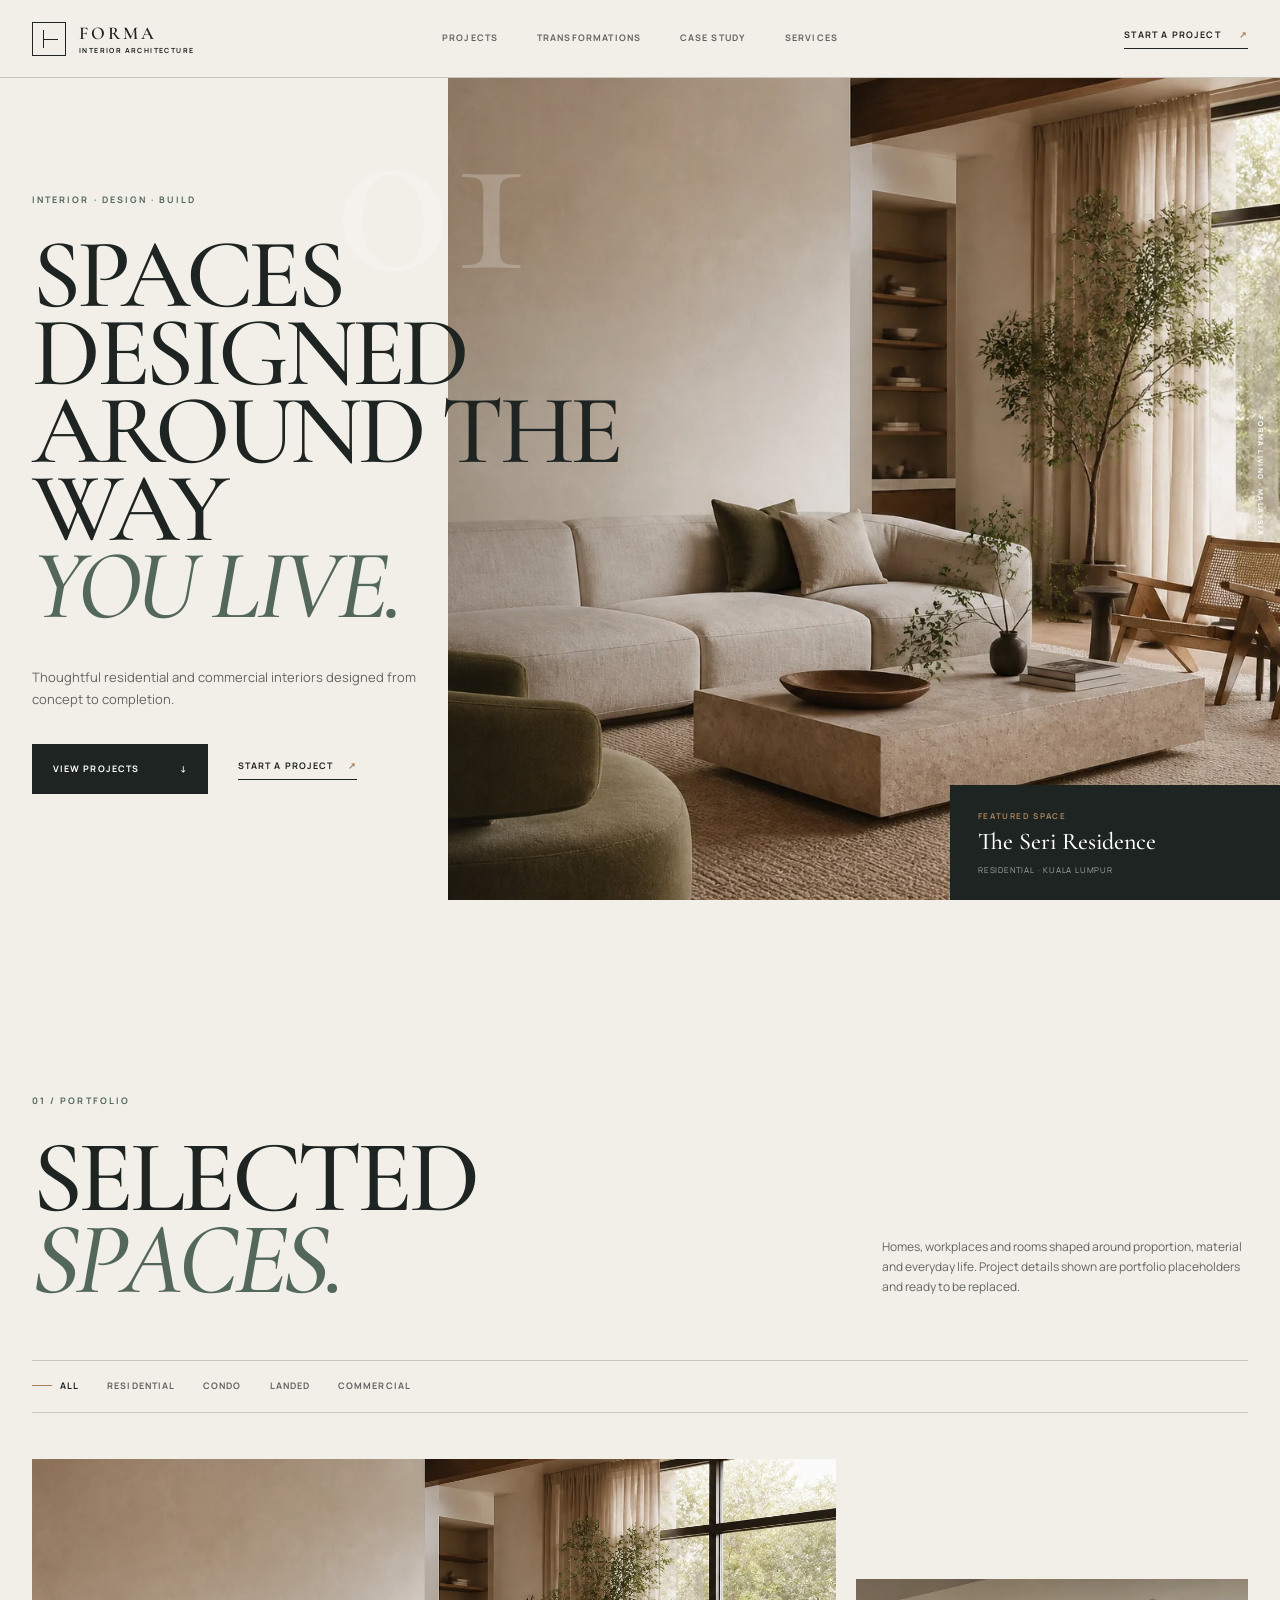
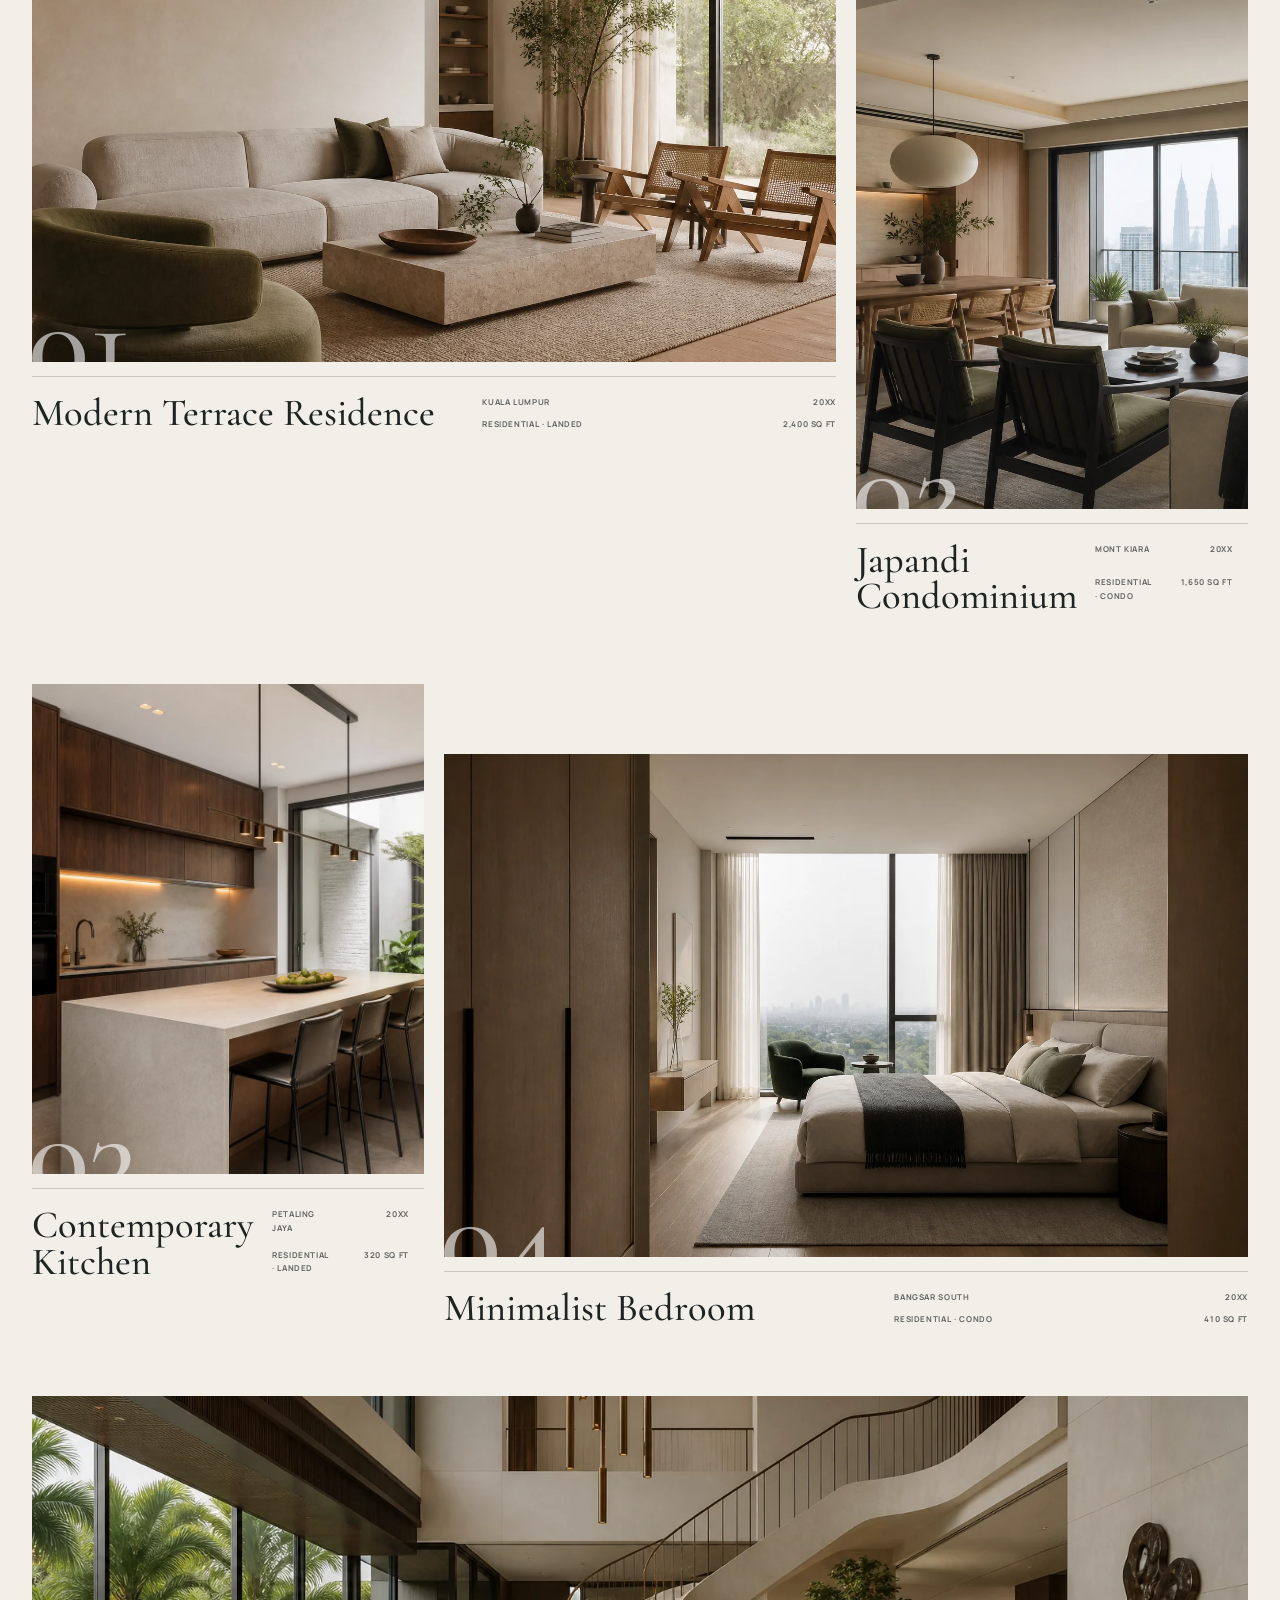
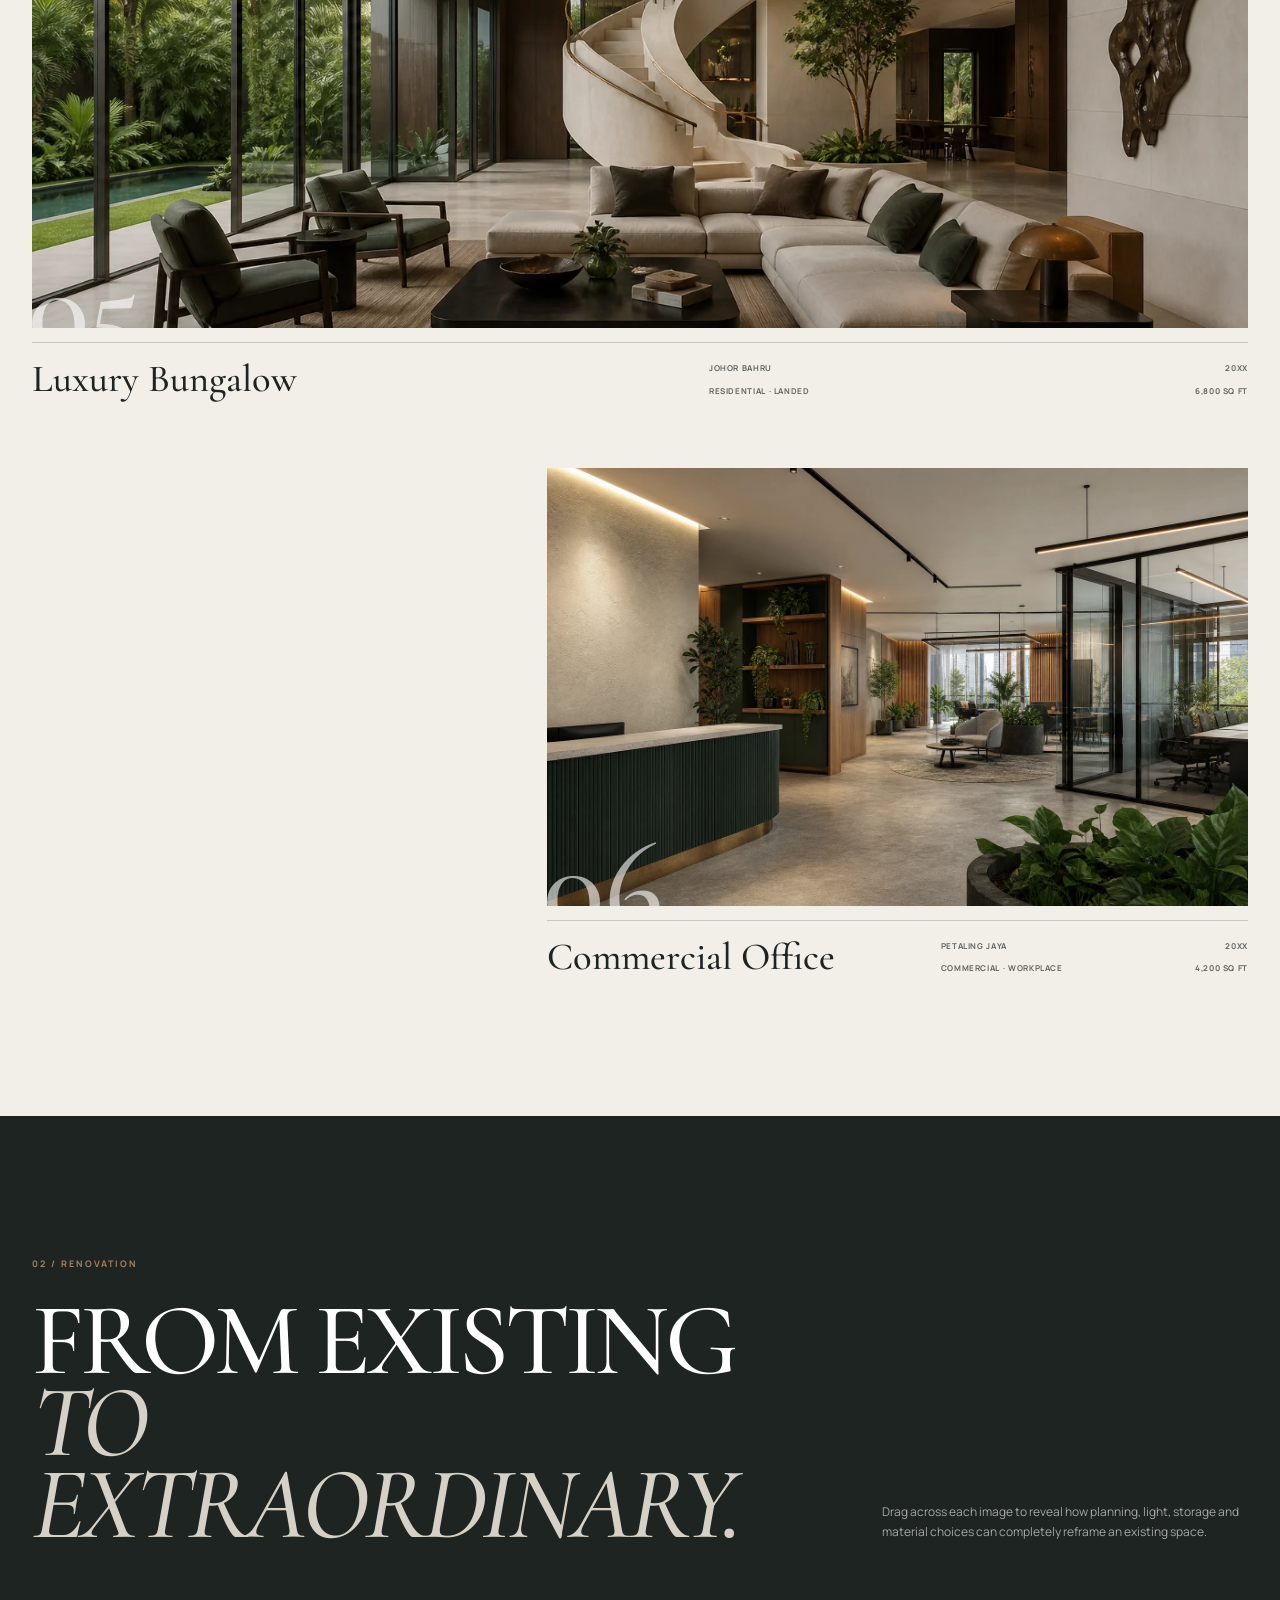
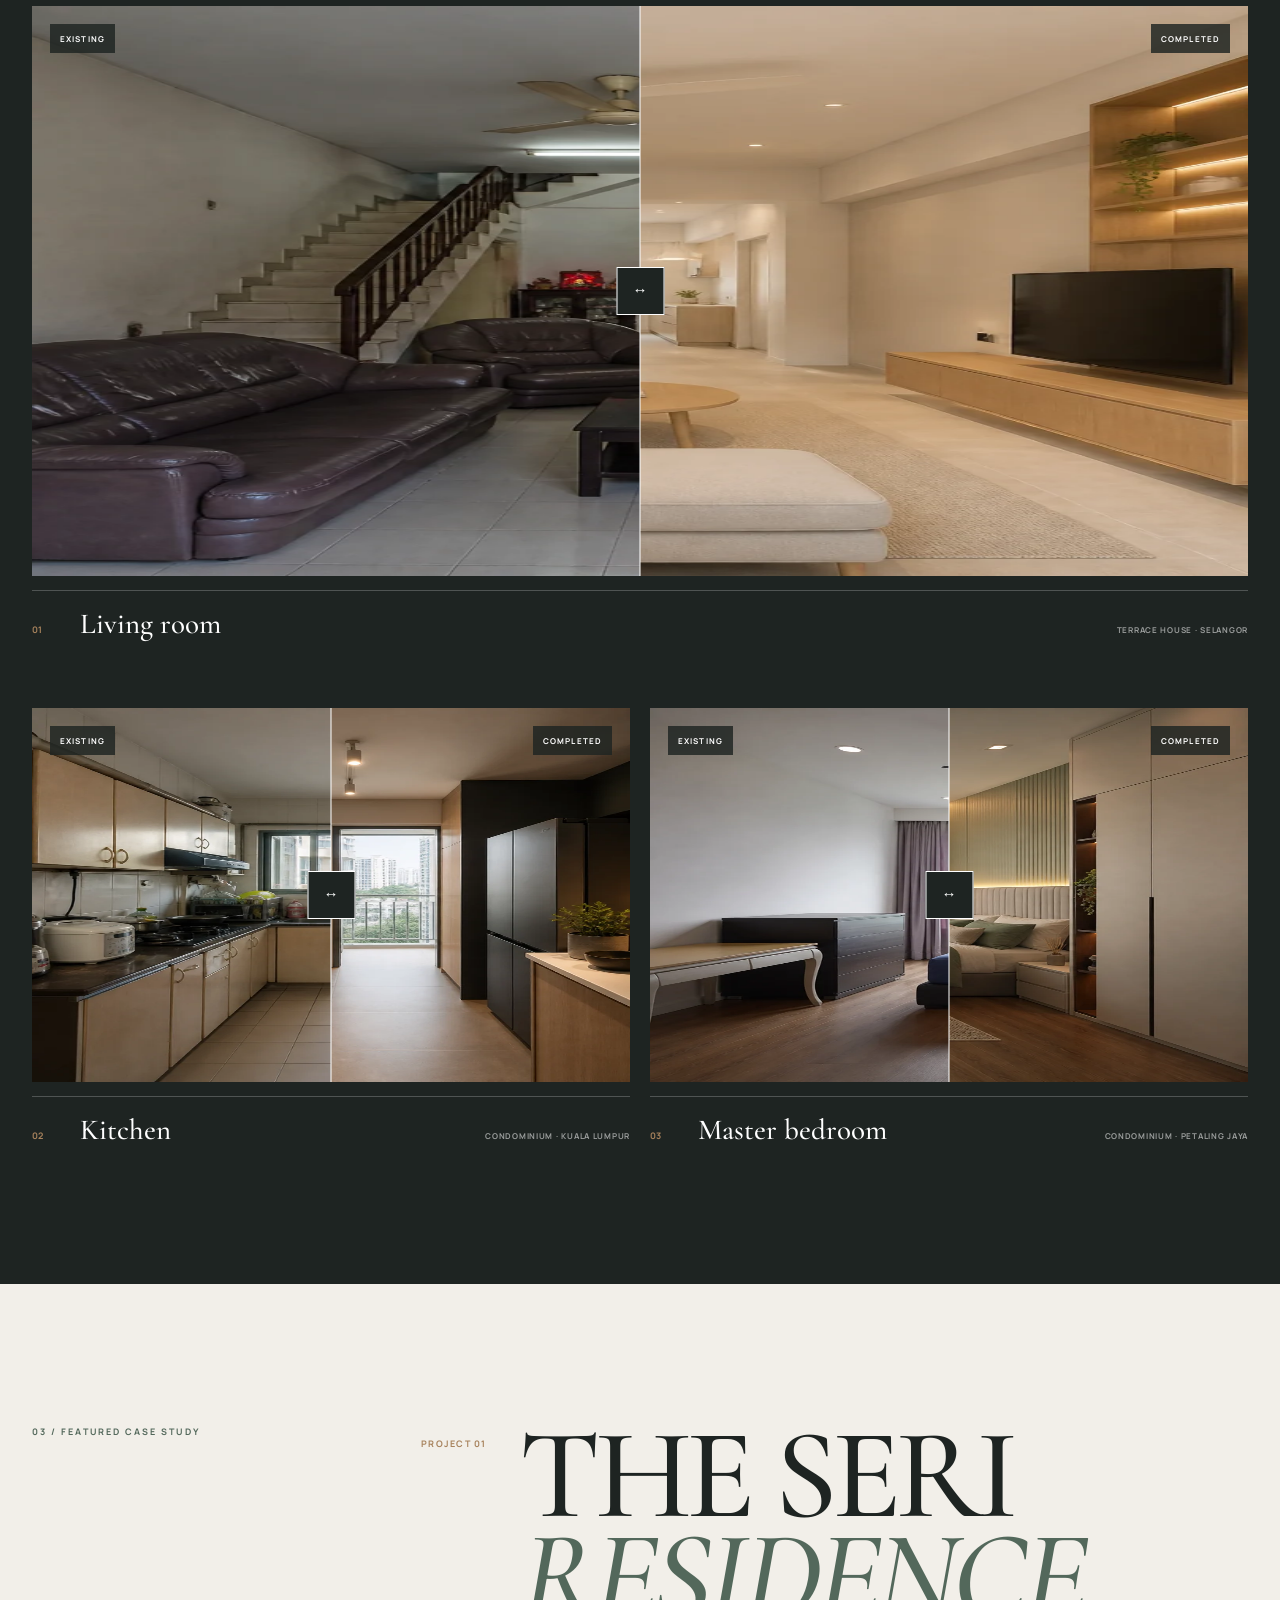
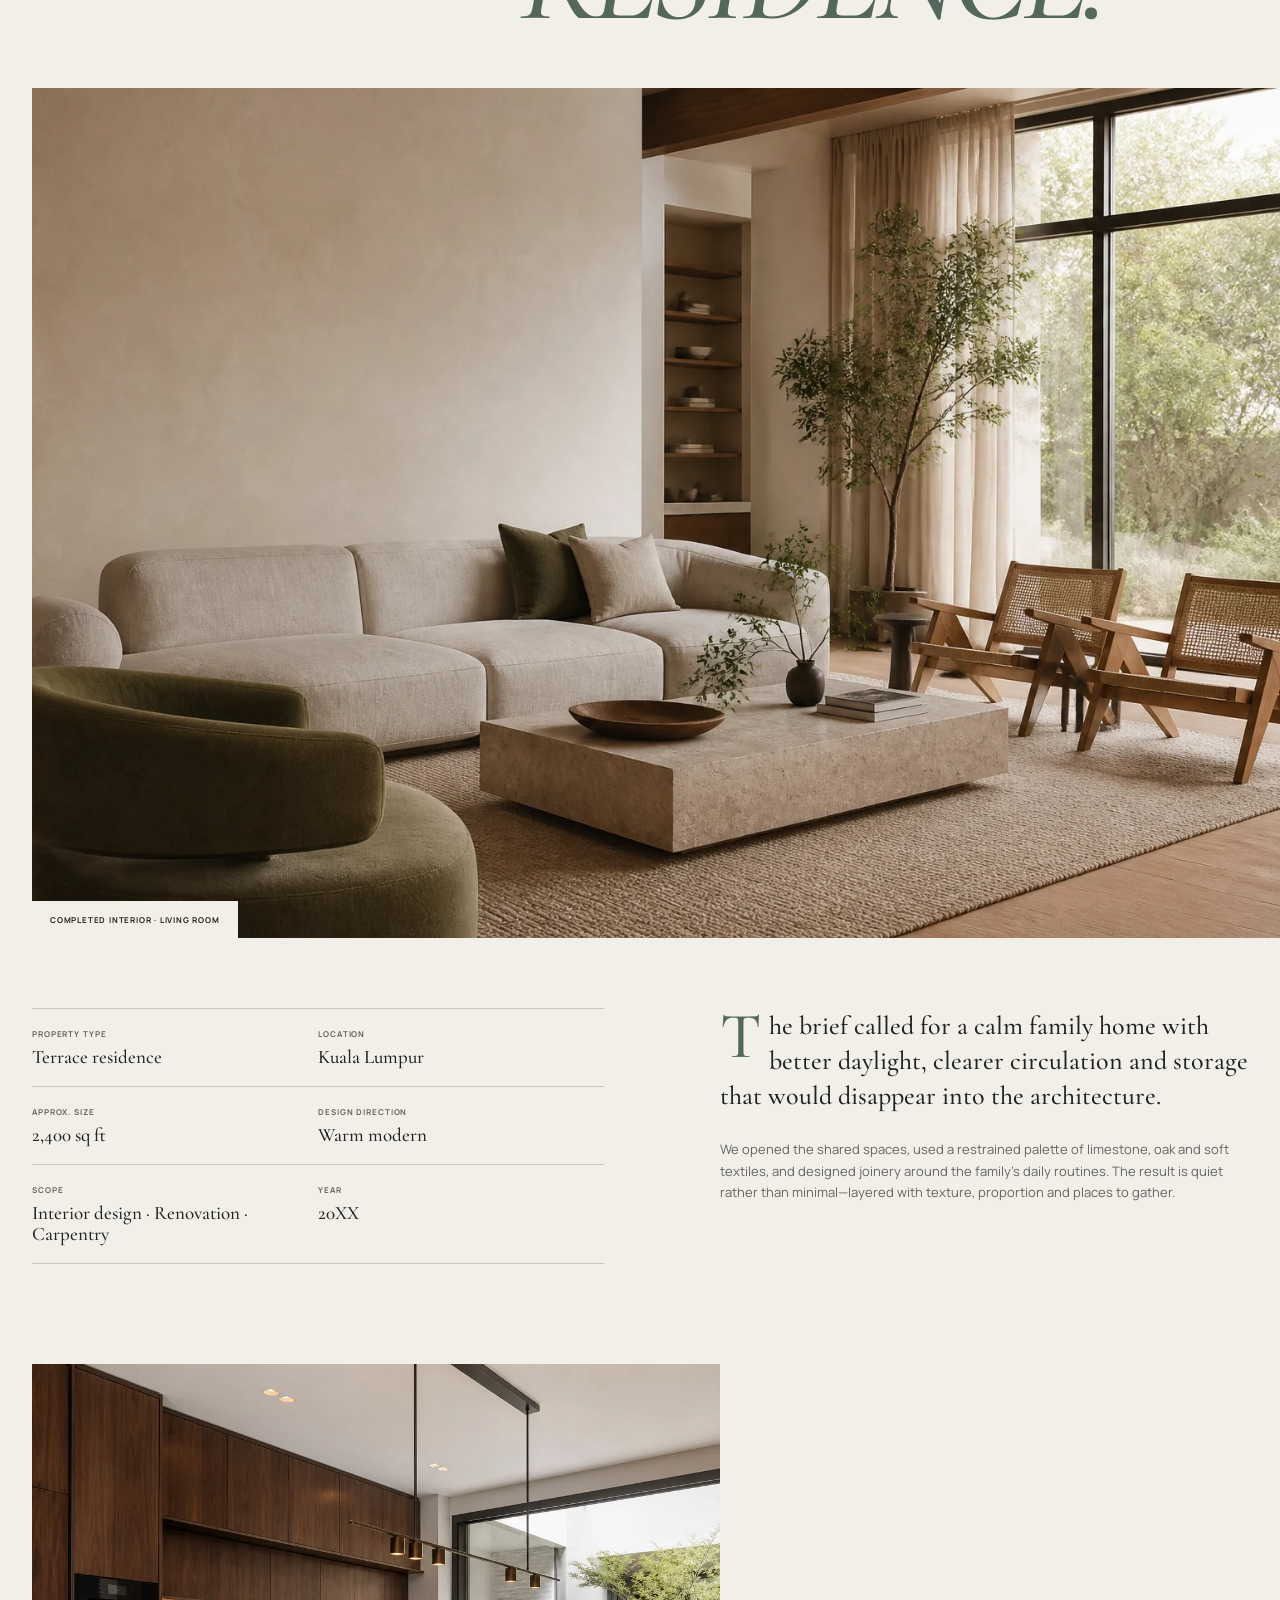
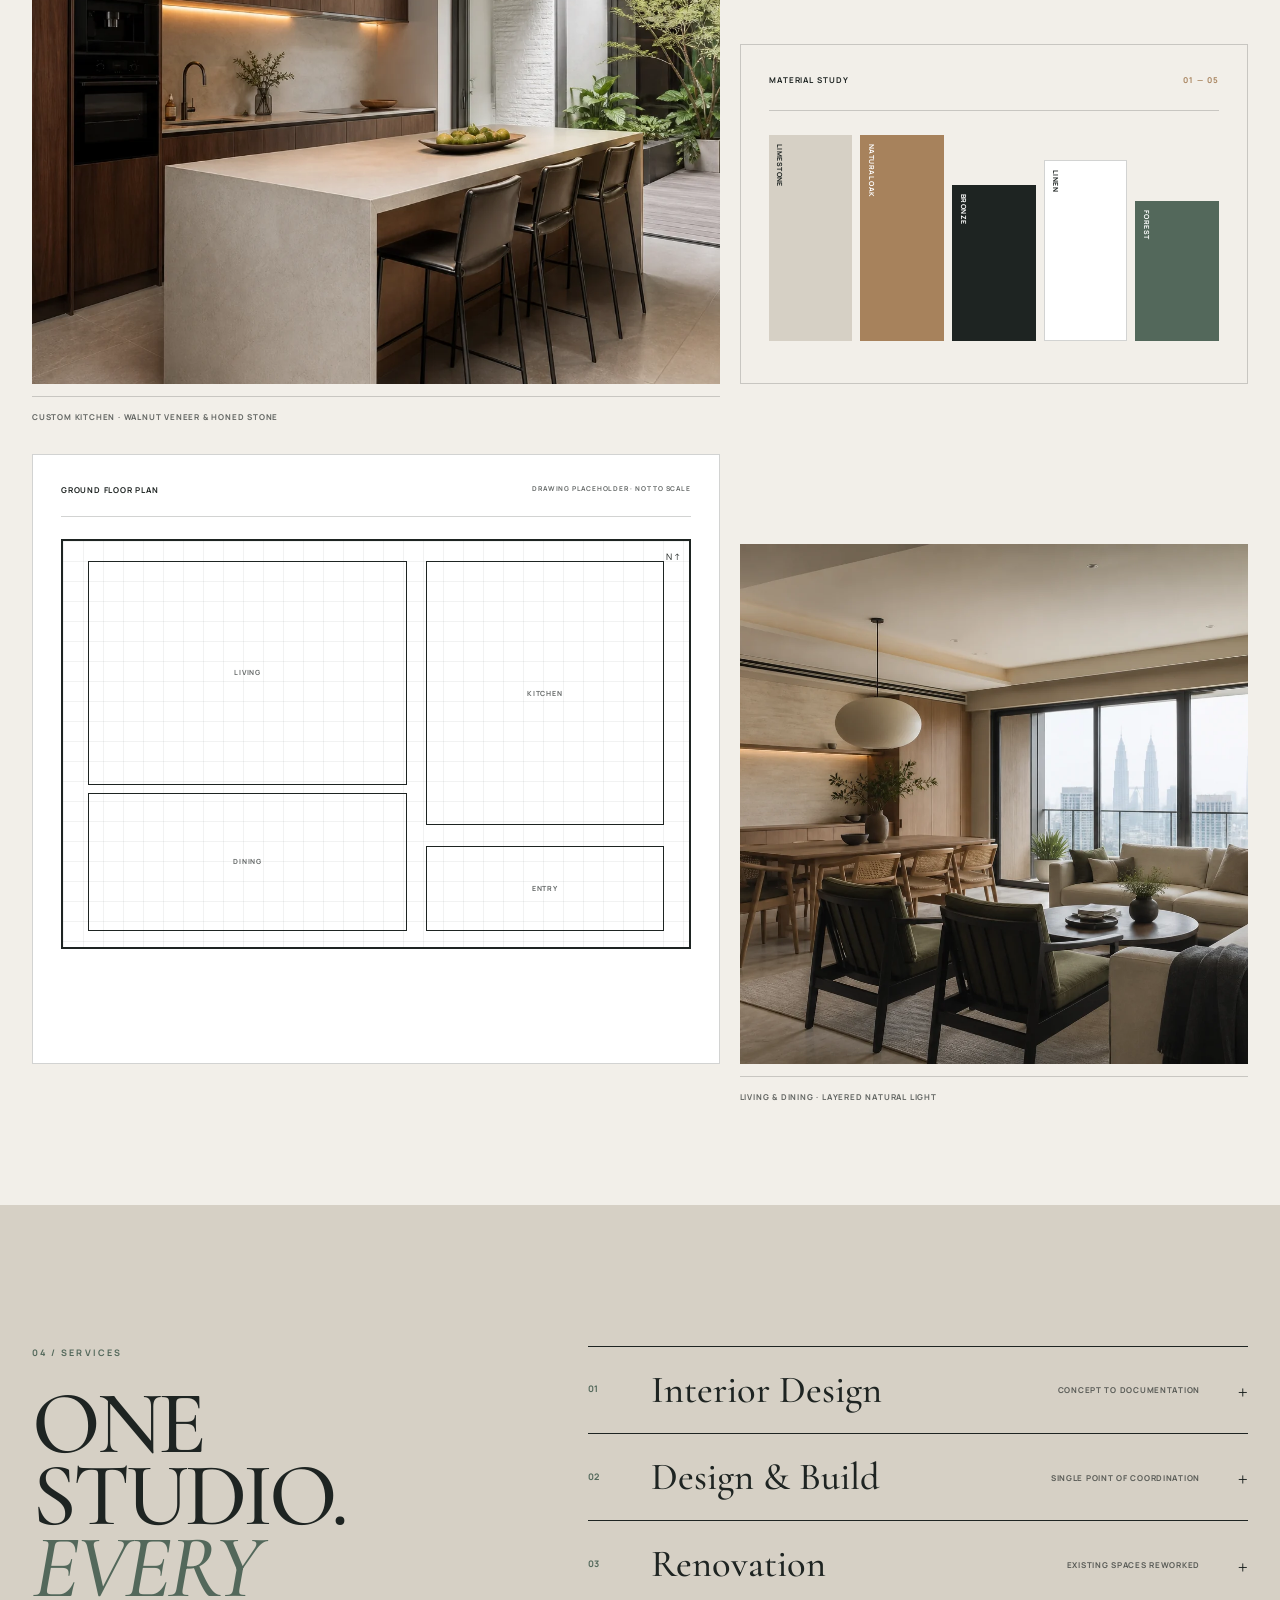
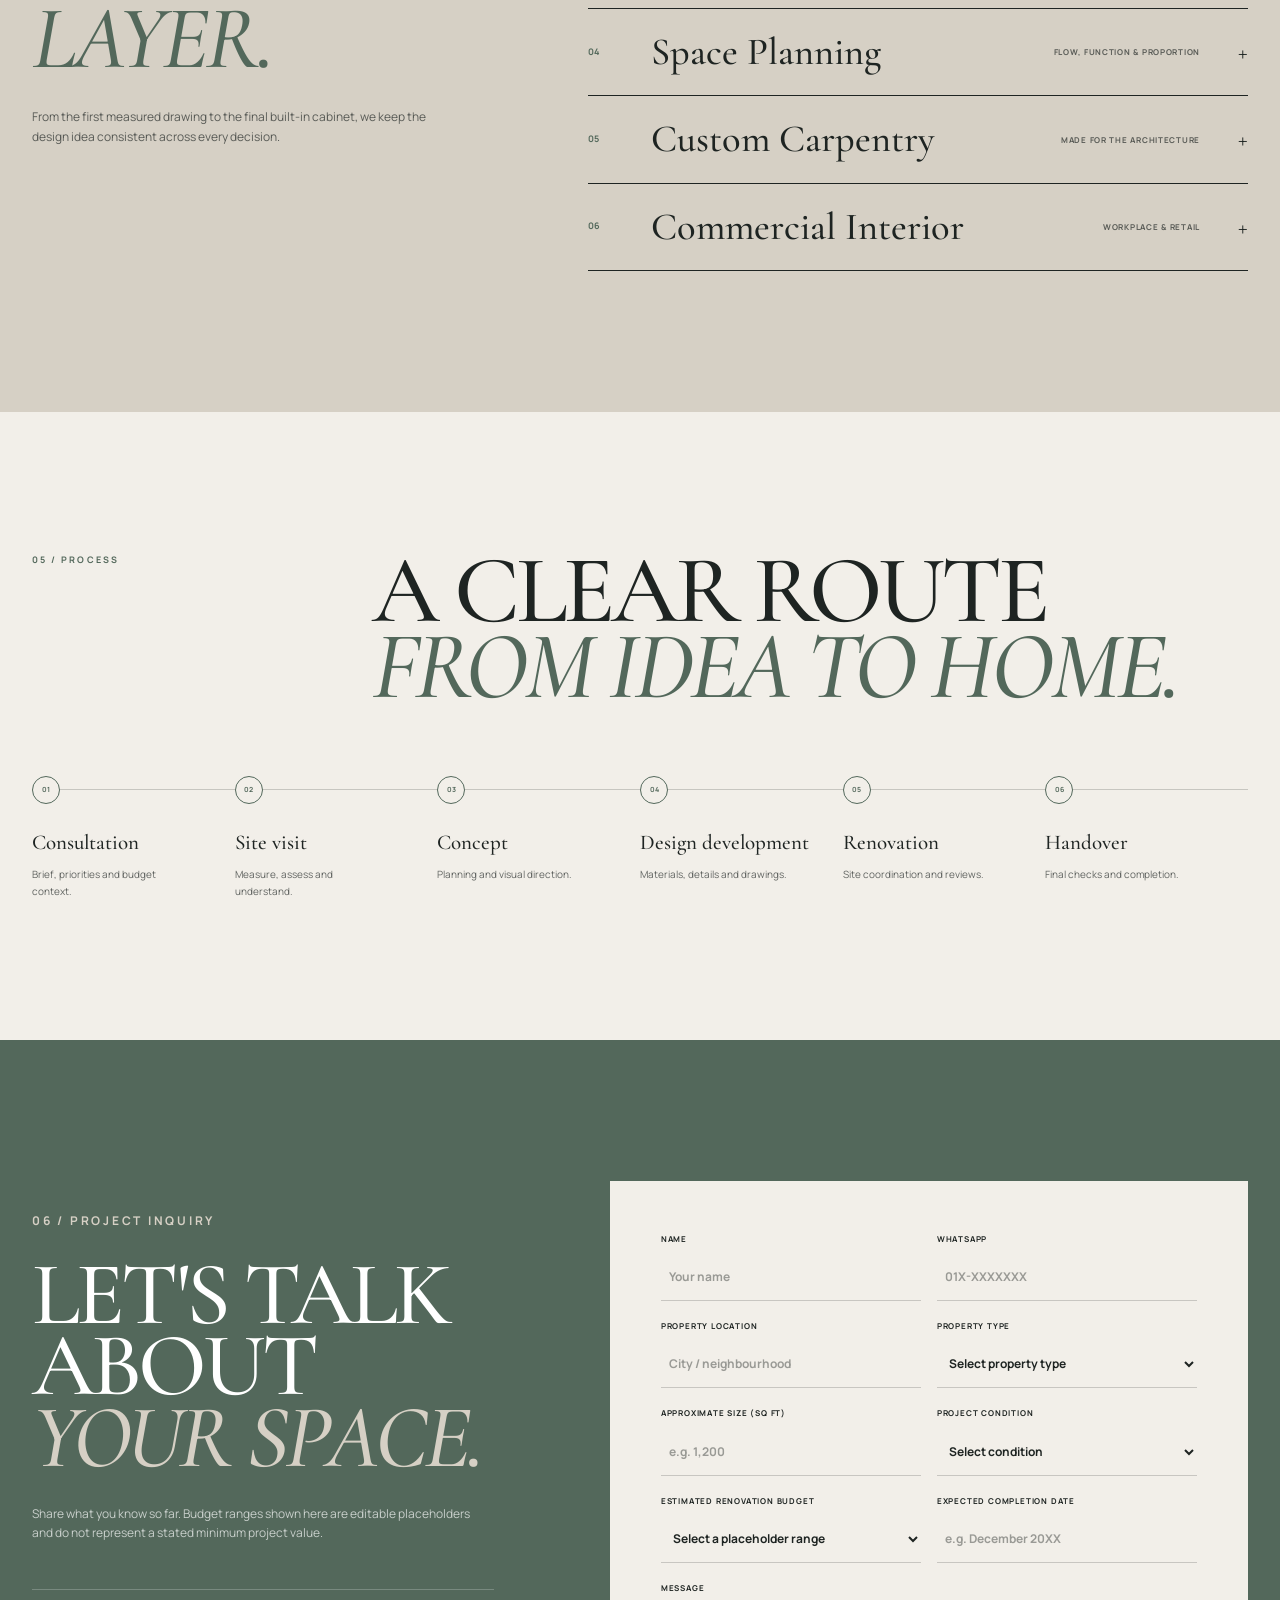
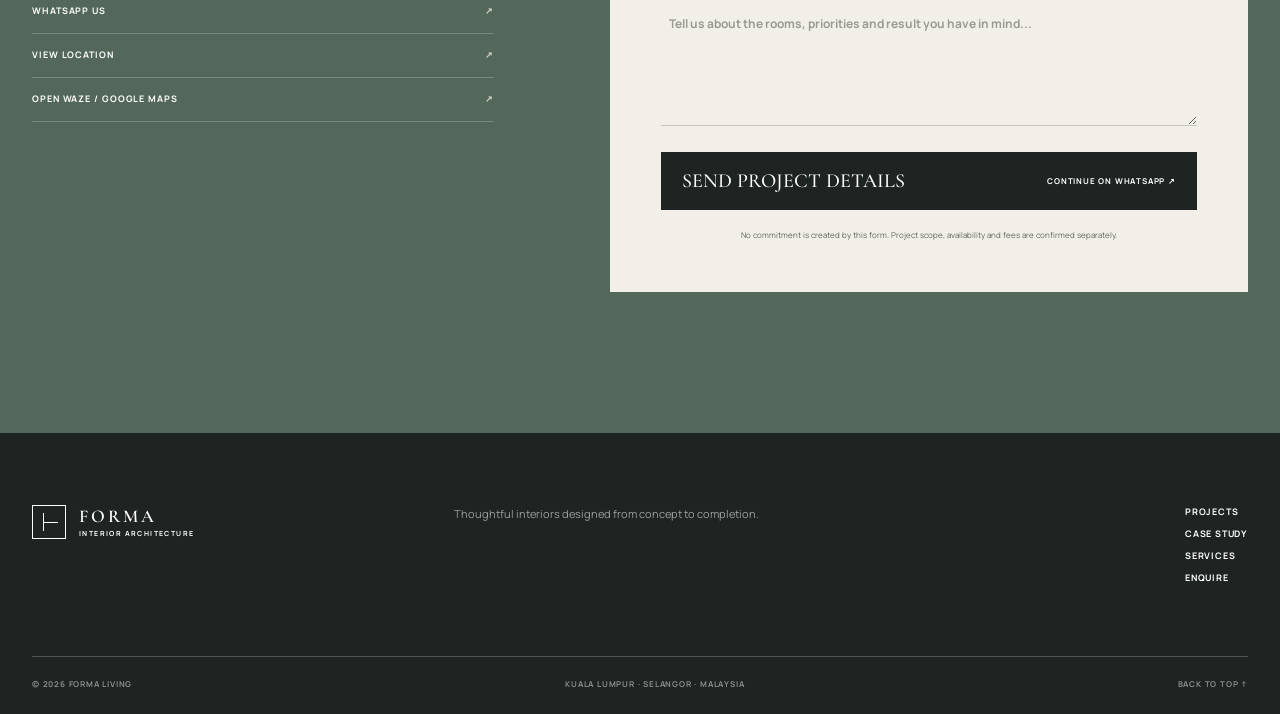
<file: index.html>
<!doctype html>
<html lang="en">
<head>
  <meta charset="utf-8">
  <meta name="viewport" content="width=device-width, initial-scale=1">
  <meta name="description" content="Forma Living is a Malaysian interior design and renovation studio creating thoughtful residential and commercial spaces from concept to completion.">
  <meta name="theme-color" content="#f2efe9">
  <title>Forma Living | Interior Design & Renovation Malaysia</title>
  <link rel="preconnect" href="https://fonts.googleapis.com">
  <link rel="preconnect" href="https://fonts.gstatic.com" crossorigin>
  <link href="https://fonts.googleapis.com/css2?family=Cormorant+Garamond:ital,wght@0,500;0,600;1,500&family=Manrope:wght@400;500;600;700&display=swap" rel="stylesheet">
  <link rel="stylesheet" href="styles.css">
  <script src="script.js" defer></script>
</head>
<body>
  <a class="skip-link" href="#main">Skip to content</a>

  <header class="site-header" id="site-header">
    <a class="brand" href="#top" aria-label="Forma Living home">
      <span class="brand-symbol" aria-hidden="true"><i></i><i></i></span>
      <span><strong>FORMA</strong><small>INTERIOR ARCHITECTURE</small></span>
    </a>
    <nav class="desktop-nav" aria-label="Primary navigation">
      <a href="#projects">Projects</a><a href="#transformation">Transformations</a><a href="#case-study">Case study</a><a href="#services">Services</a>
    </nav>
    <a class="header-inquiry" href="#inquiry">Start a project <span>↗</span></a>
    <button class="menu-toggle" type="button" aria-expanded="false" aria-controls="mobile-nav"><span></span><span></span><span class="sr-only">Open menu</span></button>
    <nav class="mobile-nav" id="mobile-nav" aria-label="Mobile navigation"><a href="#projects">Projects</a><a href="#transformation">Transformations</a><a href="#case-study">Case study</a><a href="#services">Services</a><a href="#inquiry">Start a project</a></nav>
  </header>

  <main id="main">
    <section class="hero" id="top" aria-labelledby="hero-title">
      <div class="hero-text">
        <p class="micro-label reveal">Interior · Design · Build</p>
        <h1 id="hero-title" class="reveal">Spaces designed<br>around the way<br><em>you live.</em></h1>
        <p class="hero-copy reveal">Thoughtful residential and commercial interiors designed from concept to completion.</p>
        <div class="hero-actions reveal"><a class="button button-dark" href="#projects">View projects <span>↓</span></a><a class="text-action" href="#inquiry">Start a project <span>↗</span></a></div>
        <p class="hero-location reveal"><span></span>Kuala Lumpur · Selangor</p>
      </div>
      <figure class="hero-image reveal"><img src="assets/images/hero/studio-hero.webp" alt="Warm contemporary living room with natural stone, timber and tropical daylight"><figcaption><span>Featured space</span><strong>The Seri Residence</strong><small>Residential · Kuala Lumpur</small></figcaption></figure>
      <div class="hero-index" aria-hidden="true">01</div>
      <p class="vertical-note">Forma Living · Malaysia</p>
    </section>

    <section class="project-section" id="projects" aria-labelledby="projects-title">
      <div class="section-intro shell reveal">
        <div><p class="section-code">01 / Portfolio</p><h2 id="projects-title">Selected<br><em>spaces.</em></h2></div>
        <p>Homes, workplaces and rooms shaped around proportion, material and everyday life. Project details shown are portfolio placeholders and ready to be replaced.</p>
      </div>
      <div class="project-controls shell reveal" role="group" aria-label="Filter projects">
        <button type="button" class="active" data-filter="all" aria-pressed="true">All</button>
        <button type="button" data-filter="residential" aria-pressed="false">Residential</button>
        <button type="button" data-filter="condo" aria-pressed="false">Condo</button>
        <button type="button" data-filter="landed" aria-pressed="false">Landed</button>
        <button type="button" data-filter="commercial" aria-pressed="false">Commercial</button>
      </div>
      <div class="project-grid shell" id="project-grid" aria-live="polite"></div>
      <noscript><p class="shell noscript-note">Enable JavaScript to view and filter the project portfolio.</p></noscript>
    </section>

    <section class="transformation-section" id="transformation" aria-labelledby="transformation-title">
      <div class="shell">
        <div class="section-intro inverse reveal"><div><p class="section-code">02 / Renovation</p><h2 id="transformation-title">From existing<br><em>to extraordinary.</em></h2></div><p>Drag across each image to reveal how planning, light, storage and material choices can completely reframe an existing space.</p></div>
        <div class="transformation-grid">
          <article class="transformation transformation-main reveal">
            <div class="comparison" data-comparison style="--image:url('assets/images/before-after/living-room.webp')"><div class="compare-side before" aria-hidden="true"></div><div class="after-clip" aria-hidden="true"><div class="compare-side after"></div></div><span class="compare-tag before-tag">Existing</span><span class="compare-tag after-tag">Completed</span><div class="compare-handle" aria-hidden="true"><b>↔</b></div><input type="range" min="0" max="100" value="50" aria-label="Compare living room before and after renovation"></div>
            <footer><span>01</span><h3>Living room</h3><p>Terrace house · Selangor</p></footer>
          </article>
          <article class="transformation reveal">
            <div class="comparison" data-comparison style="--image:url('assets/images/before-after/kitchen.webp')"><div class="compare-side before" aria-hidden="true"></div><div class="after-clip" aria-hidden="true"><div class="compare-side after"></div></div><span class="compare-tag before-tag">Existing</span><span class="compare-tag after-tag">Completed</span><div class="compare-handle" aria-hidden="true"><b>↔</b></div><input type="range" min="0" max="100" value="50" aria-label="Compare kitchen before and after renovation"></div>
            <footer><span>02</span><h3>Kitchen</h3><p>Condominium · Kuala Lumpur</p></footer>
          </article>
          <article class="transformation reveal">
            <div class="comparison" data-comparison style="--image:url('assets/images/before-after/master-bedroom.webp')"><div class="compare-side before" aria-hidden="true"></div><div class="after-clip" aria-hidden="true"><div class="compare-side after"></div></div><span class="compare-tag before-tag">Existing</span><span class="compare-tag after-tag">Completed</span><div class="compare-handle" aria-hidden="true"><b>↔</b></div><input type="range" min="0" max="100" value="50" aria-label="Compare master bedroom before and after renovation"></div>
            <footer><span>03</span><h3>Master bedroom</h3><p>Condominium · Petaling Jaya</p></footer>
          </article>
        </div>
      </div>
    </section>

    <section class="case-study" id="case-study" aria-labelledby="case-title">
      <div class="case-heading shell reveal"><p class="section-code">03 / Featured case study</p><div><span>Project 01</span><h2 id="case-title">The Seri<br><em>Residence.</em></h2></div></div>
      <div class="case-hero reveal"><img src="assets/images/projects/project-01-seri-residence.webp" alt="Completed living room at The Seri Residence" loading="lazy"><span class="image-credit">Completed interior · Living room</span></div>
      <div class="case-facts shell reveal">
        <dl><div><dt>Property type</dt><dd>Terrace residence</dd></div><div><dt>Location</dt><dd>Kuala Lumpur</dd></div><div><dt>Approx. size</dt><dd>2,400 sq ft</dd></div><div><dt>Design direction</dt><dd>Warm modern</dd></div><div><dt>Scope</dt><dd>Interior design · Renovation · Carpentry</dd></div><div><dt>Year</dt><dd>20XX</dd></div></dl>
        <div class="case-story"><p class="dropcap">The brief called for a calm family home with better daylight, clearer circulation and storage that would disappear into the architecture.</p><p>We opened the shared spaces, used a restrained palette of limestone, oak and soft textiles, and designed joinery around the family's daily routines. The result is quiet rather than minimal—layered with texture, proportion and places to gather.</p></div>
      </div>
      <div class="case-assets shell">
        <figure class="case-detail detail-one reveal"><img src="assets/images/projects/project-03-contemporary-kitchen.webp" alt="Custom timber kitchen detail" loading="lazy"><figcaption>Custom kitchen · Walnut veneer & honed stone</figcaption></figure>
        <div class="material-board reveal"><div class="board-title"><span>Material study</span><strong>01 — 05</strong></div><div class="swatches" aria-label="Material palette"><span class="swatch swatch-1">Limestone</span><span class="swatch swatch-2">Natural oak</span><span class="swatch swatch-3">Bronze</span><span class="swatch swatch-4">Linen</span><span class="swatch swatch-5">Forest</span></div></div>
        <div class="floor-plan reveal" aria-label="Floor plan placeholder"><div class="plan-title"><span>Ground floor plan</span><small>Drawing placeholder · Not to scale</small></div><div class="plan-drawing"><span class="room room-a">Living</span><span class="room room-b">Dining</span><span class="room room-c">Kitchen</span><span class="room room-d">Entry</span><i class="north">N ↑</i></div></div>
        <figure class="case-detail detail-two reveal"><img src="assets/images/projects/project-02-japandi-condo.webp" alt="Warm timber dining and living detail" loading="lazy"><figcaption>Living & dining · Layered natural light</figcaption></figure>
      </div>
    </section>

    <section class="services-section" id="services" aria-labelledby="services-title">
      <div class="shell services-layout">
        <div class="services-heading reveal"><p class="section-code">04 / Services</p><h2 id="services-title">One studio.<br><em>Every layer.</em></h2><p>From the first measured drawing to the final built-in cabinet, we keep the design idea consistent across every decision.</p></div>
        <div class="service-list" data-accordion>
          <article class="service-item reveal"><button type="button" aria-expanded="false"><span>01</span><strong>Interior Design</strong><small>Concept to documentation</small><i>+</i></button><div class="service-detail"><p>Spatial concept, layout planning, material selection, lighting, detailed drawings and design coordination for a cohesive interior.</p></div></article>
          <article class="service-item reveal"><button type="button" aria-expanded="false"><span>02</span><strong>Design &amp; Build</strong><small>Single point of coordination</small><i>+</i></button><div class="service-detail"><p>An integrated service combining design, renovation coordination, procurement and site delivery under one clear direction.</p></div></article>
          <article class="service-item reveal"><button type="button" aria-expanded="false"><span>03</span><strong>Renovation</strong><small>Existing spaces reworked</small><i>+</i></button><div class="service-detail"><p>Targeted or full-property renovation guided by practical sequencing, detailed specifications and site quality reviews.</p></div></article>
          <article class="service-item reveal"><button type="button" aria-expanded="false"><span>04</span><strong>Space Planning</strong><small>Flow, function &amp; proportion</small><i>+</i></button><div class="service-detail"><p>Layout studies that improve circulation, furniture placement, storage and how every square foot supports daily life.</p></div></article>
          <article class="service-item reveal"><button type="button" aria-expanded="false"><span>05</span><strong>Custom Carpentry</strong><small>Made for the architecture</small><i>+</i></button><div class="service-detail"><p>Purpose-built kitchens, wardrobes and architectural joinery developed as part of the room rather than added afterward.</p></div></article>
          <article class="service-item reveal"><button type="button" aria-expanded="false"><span>06</span><strong>Commercial Interior</strong><small>Workplace &amp; retail</small><i>+</i></button><div class="service-detail"><p>Brand-aware workplaces and customer environments designed for operational needs, longevity and a memorable spatial identity.</p></div></article>
        </div>
      </div>
    </section>

    <section class="process-section" id="process" aria-labelledby="process-title">
      <div class="shell"><div class="process-heading reveal"><p class="section-code">05 / Process</p><h2 id="process-title">A clear route<br><em>from idea to home.</em></h2></div><ol class="process-timeline"><li class="reveal"><span>01</span><h3>Consultation</h3><p>Brief, priorities and budget context.</p></li><li class="reveal"><span>02</span><h3>Site visit</h3><p>Measure, assess and understand.</p></li><li class="reveal"><span>03</span><h3>Concept</h3><p>Planning and visual direction.</p></li><li class="reveal"><span>04</span><h3>Design development</h3><p>Materials, details and drawings.</p></li><li class="reveal"><span>05</span><h3>Renovation</h3><p>Site coordination and reviews.</p></li><li class="reveal"><span>06</span><h3>Handover</h3><p>Final checks and completion.</p></li></ol></div>
    </section>

    <section class="inquiry-section" id="inquiry" aria-labelledby="inquiry-title">
      <div class="shell inquiry-grid">
        <div class="inquiry-intro reveal"><p class="section-code">06 / Project inquiry</p><h2 id="inquiry-title">Let's talk about<br><em>your space.</em></h2><p>Share what you know so far. Budget ranges shown here are editable placeholders and do not represent a stated minimum project value.</p><div class="quick-links"><button type="button" data-whatsapp>WhatsApp us <span>↗</span></button><button type="button" data-placeholder-link="location">View location <span>↗</span></button><button type="button" data-placeholder-link="maps">Open Waze / Google Maps <span>↗</span></button></div></div>
        <form class="inquiry-form reveal" id="inquiry-form">
          <div class="field-pair"><label>Name<input name="name" autocomplete="name" required placeholder="Your name"></label><label>WhatsApp<input name="phone" type="tel" autocomplete="tel" required placeholder="01X-XXXXXXX"></label></div>
          <div class="field-pair"><label>Property location<input name="location" required placeholder="City / neighbourhood"></label><label>Property type<select name="propertyType" required><option value="">Select property type</option><option>Condominium</option><option>Terrace house</option><option>Semi-detached</option><option>Bungalow</option><option>Commercial</option><option>Other</option></select></label></div>
          <div class="field-pair"><label>Approximate size (sq ft)<input name="size" inputmode="numeric" placeholder="e.g. 1,200"></label><label>Project condition<select name="condition" required><option value="">Select condition</option><option>New property</option><option>Existing property renovation</option><option>Partial renovation</option><option>Not sure yet</option></select></label></div>
          <div class="field-pair"><label>Estimated renovation budget<select name="budget" required><option value="">Select a placeholder range</option><option>Below RM50,000</option><option>RM50,000 – RM100,000</option><option>RM100,000 – RM200,000</option><option>RM200,000+</option><option>Not sure yet</option></select></label><label>Expected completion date<input name="completion" type="text" placeholder="e.g. December 20XX"></label></div>
          <label>Message<textarea name="message" rows="5" required placeholder="Tell us about the rooms, priorities and result you have in mind..."></textarea></label>
          <button class="submit-button" type="submit"><span>Send project details</span><b>Continue on WhatsApp ↗</b></button>
          <p class="form-note">No commitment is created by this form. Project scope, availability and fees are confirmed separately.</p>
        </form>
      </div>
    </section>
  </main>

  <footer class="site-footer"><div class="shell footer-main"><a class="brand" href="#top"><span class="brand-symbol" aria-hidden="true"><i></i><i></i></span><span><strong>FORMA</strong><small>INTERIOR ARCHITECTURE</small></span></a><p>Thoughtful interiors designed from concept to completion.</p><div><a href="#projects">Projects</a><a href="#case-study">Case study</a><a href="#services">Services</a><a href="#inquiry">Enquire</a></div></div><div class="shell footer-bottom"><span>© <span data-year></span> Forma Living</span><span>Kuala Lumpur · Selangor · Malaysia</span><a href="#top">Back to top ↑</a></div></footer>
  <div class="toast" id="toast" role="status" aria-live="polite"></div>
</body>
</html>
</file>
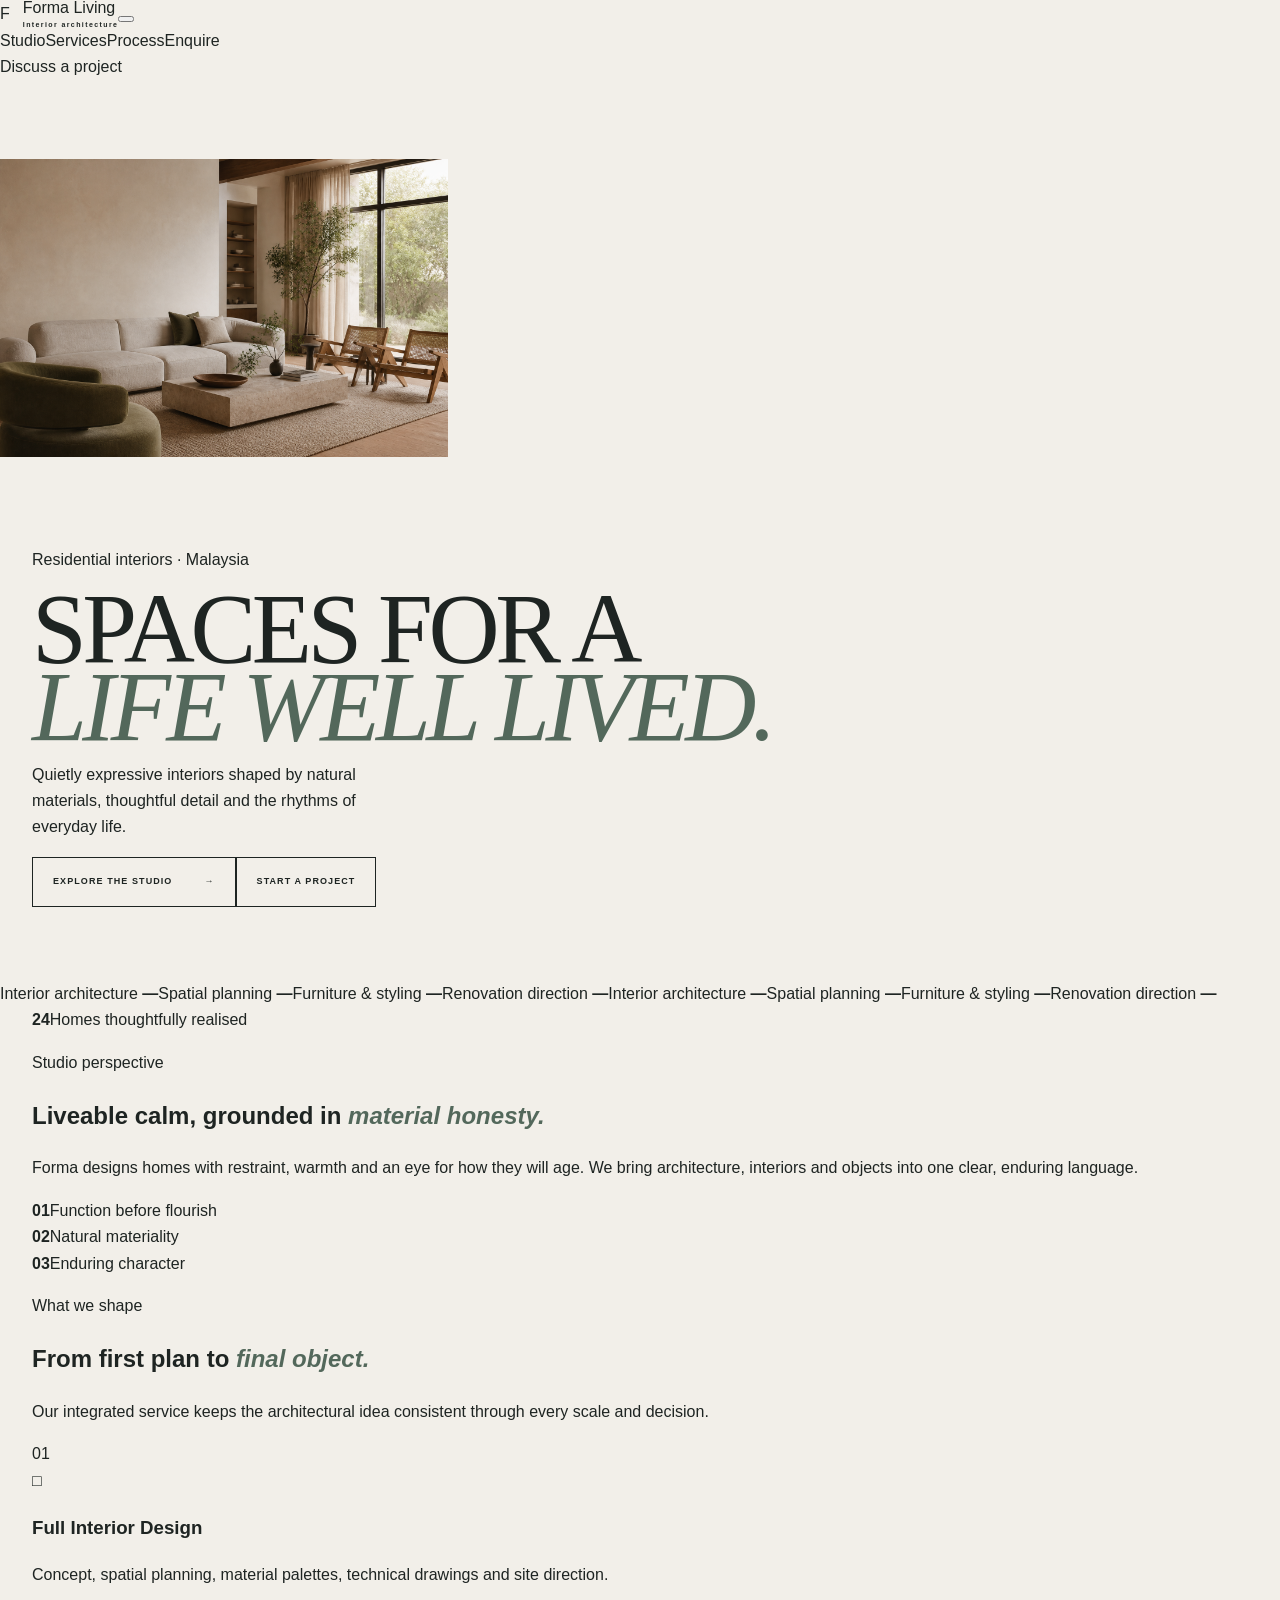
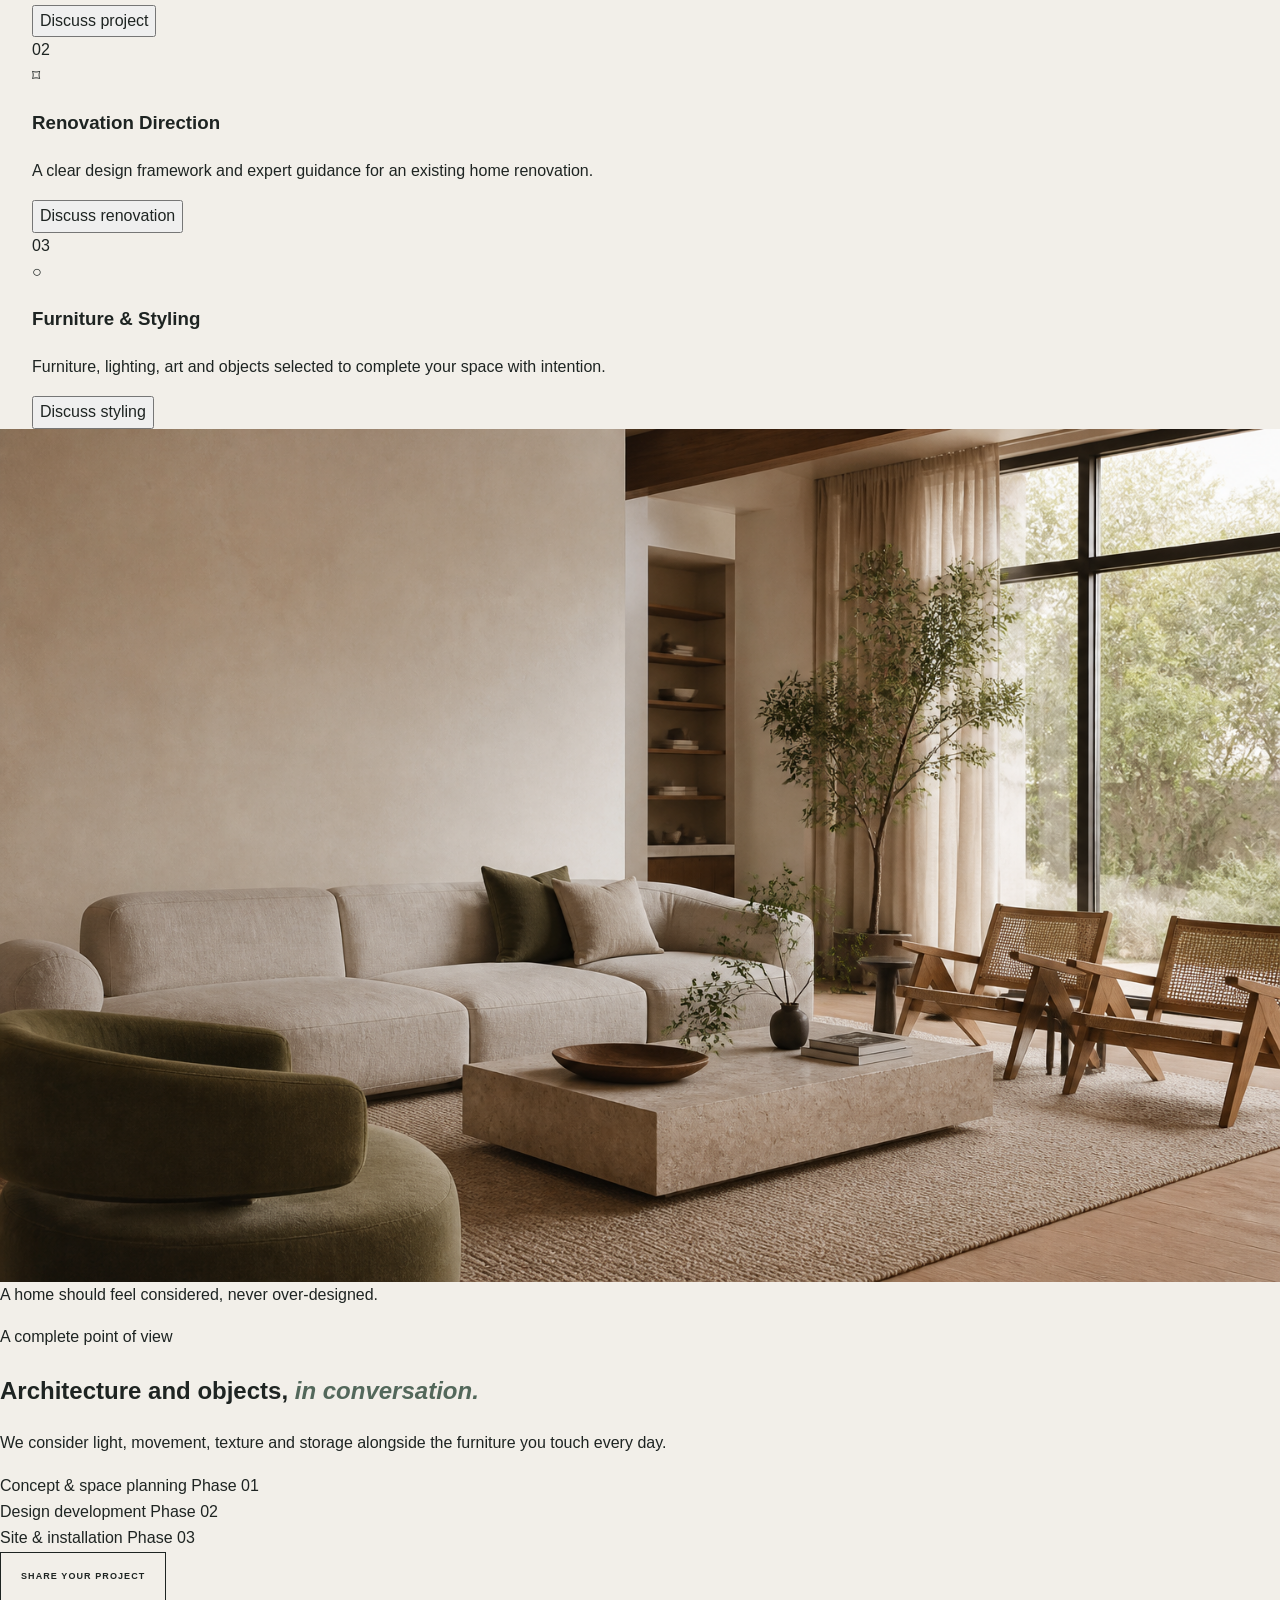
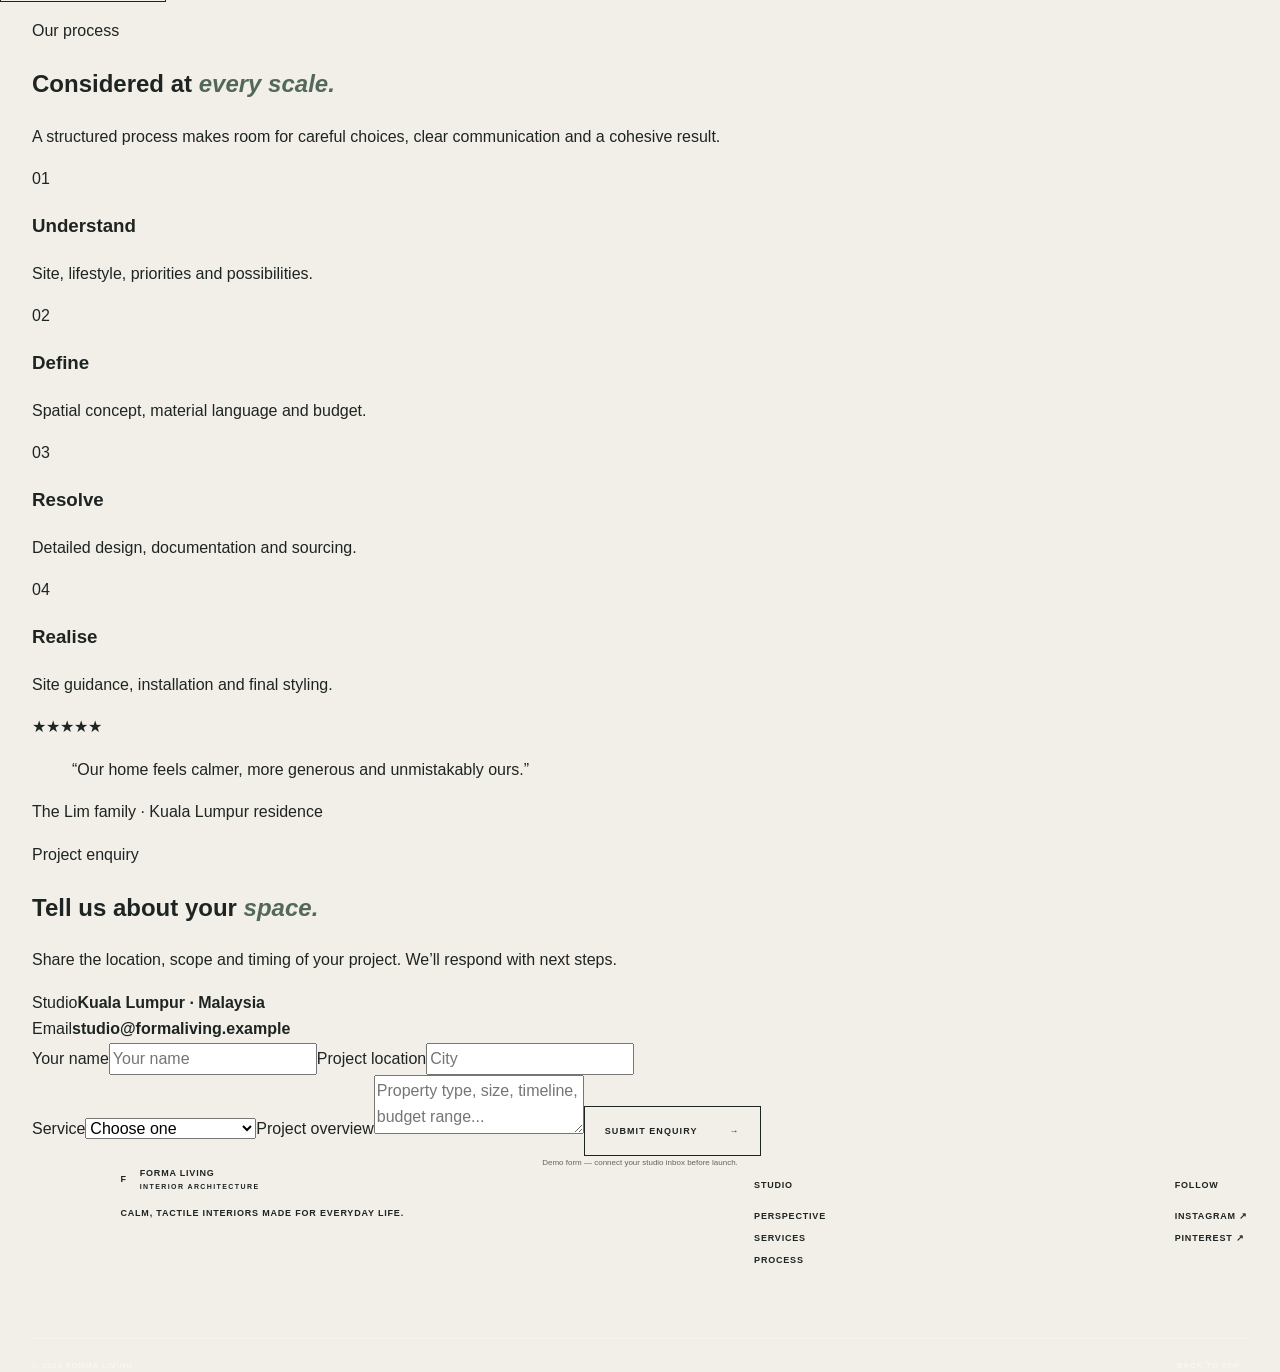
<file: index.backup.html>
<!doctype html><html lang="en"><head><meta charset="UTF-8"><meta name="viewport" content="width=device-width,initial-scale=1"><meta name="description" content="Forma Living designs calm, tactile homes with enduring character."><meta name="theme-color" content="#817560"><title>Forma Living | Interior Design</title><link rel="preconnect" href="https://fonts.googleapis.com"><link rel="preconnect" href="https://fonts.gstatic.com" crossorigin><link href="https://fonts.googleapis.com/css2?family=Bodoni+Moda:ital,opsz,wght@0,6..96,500;1,6..96,500&family=Inter:wght@400;500;600;700&display=swap" rel="stylesheet"><style>:root{--paper:#f0ebe0;--surface:#f8f5ef;--ink:#292a25;--muted:#716e65;--accent:#817560;--accent-2:#bec2a2;--line:rgba(41,42,37,.16);--hero-overlay:linear-gradient(90deg,rgba(33,33,29,.08),rgba(33,33,29,.02));--display:"Bodoni Moda",serif;--body:"Inter",sans-serif;--radius:0}</style><link rel="stylesheet" href="styles.css"><script src="script.js" defer></script></head>
<body data-theme="interior"><a class="skip-link" href="#main">Skip to content</a><header class="header"><a class="brand" href="#top"><span class="brand-mark">F</span><span class="brand-name">Forma Living<small>Interior architecture</small></span></a><button class="menu-button" aria-expanded="false" aria-controls="nav"><span></span><span></span><span></span><span class="sr-only">Menu</span></button><nav class="nav" id="nav"><a href="#about">Studio</a><a href="#services">Services</a><a href="#process">Process</a><a href="#contact">Enquire</a></nav><a class="header-action" href="#contact">Discuss a project</a></header>
<main id="main"><section class="hero" id="top"><img class="hero-media" src="assets/hero.png" alt="Serene contemporary living room with natural materials"><div class="hero-overlay"></div><div class="hero-content shell"><p class="kicker">Residential interiors · Malaysia</p><h1>Spaces for a<br><em>life well lived.</em></h1><p class="hero-lead">Quietly expressive interiors shaped by natural materials, thoughtful detail and the rhythms of everyday life.</p><div class="actions"><a class="button button-primary" href="#services">Explore the studio <span>→</span></a><a class="button button-secondary" href="#contact">Start a project</a></div></div></section>
<div class="ticker"><div class="ticker-track"><span>Interior architecture <b>—</b></span><span>Spatial planning <b>—</b></span><span>Furniture &amp; styling <b>—</b></span><span>Renovation direction <b>—</b></span><span>Interior architecture <b>—</b></span><span>Spatial planning <b>—</b></span><span>Furniture &amp; styling <b>—</b></span><span>Renovation direction <b>—</b></span></div></div>
<section class="section" id="about"><div class="shell about-grid"><div class="about-stamp reveal"><div><strong>24</strong><span>Homes thoughtfully realised</span></div></div><div class="about-copy reveal"><p class="eyebrow">Studio perspective</p><h2>Liveable calm, grounded in <em>material honesty.</em></h2><p class="copy-text">Forma designs homes with restraint, warmth and an eye for how they will age. We bring architecture, interiors and objects into one clear, enduring language.</p><div class="principles"><div><b>01</b><span>Function before flourish</span></div><div><b>02</b><span>Natural materiality</span></div><div><b>03</b><span>Enduring character</span></div></div></div></div></section>
<section class="section section-alt" id="services"><div class="shell"><div class="section-head reveal"><div><p class="eyebrow">What we shape</p><h2>From first plan to <em>final object.</em></h2></div><p>Our integrated service keeps the architectural idea consistent through every scale and decision.</p></div><div class="card-grid"><article class="card reveal"><span class="card-number">01</span><div class="card-icon">□</div><h3>Full Interior Design</h3><p>Concept, spatial planning, material palettes, technical drawings and site direction.</p><button class="text-link" data-service="Full Interior Design">Discuss project</button></article><article class="card reveal"><span class="card-number">02</span><div class="card-icon">⌑</div><h3>Renovation Direction</h3><p>A clear design framework and expert guidance for an existing home renovation.</p><button class="text-link" data-service="Renovation Direction">Discuss renovation</button></article><article class="card reveal"><span class="card-number">03</span><div class="card-icon">○</div><h3>Furniture &amp; Styling</h3><p>Furniture, lighting, art and objects selected to complete your space with intention.</p><button class="text-link" data-service="Furniture & Styling">Discuss styling</button></article></div></div></section>
<section class="feature-grid"><div class="feature-visual"><img src="assets/hero.png" alt="Warm modern interior detail"><div class="feature-label">A home should feel considered, never over-designed.</div></div><div class="feature-copy"><p class="eyebrow">A complete point of view</p><h2>Architecture and objects, <em>in conversation.</em></h2><p>We consider light, movement, texture and storage alongside the furniture you touch every day.</p><div class="mini-list"><div>Concept &amp; space planning <span>Phase 01</span></div><div>Design development <span>Phase 02</span></div><div>Site &amp; installation <span>Phase 03</span></div></div><a class="button button-primary" href="#contact">Share your project</a></div></section>
<section class="section" id="process"><div class="shell"><div class="section-head reveal"><div><p class="eyebrow">Our process</p><h2>Considered at <em>every scale.</em></h2></div><p>A structured process makes room for careful choices, clear communication and a cohesive result.</p></div><div class="process"><article class="step reveal"><span>01</span><h3>Understand</h3><p>Site, lifestyle, priorities and possibilities.</p></article><article class="step reveal"><span>02</span><h3>Define</h3><p>Spatial concept, material language and budget.</p></article><article class="step reveal"><span>03</span><h3>Resolve</h3><p>Detailed design, documentation and sourcing.</p></article><article class="step reveal"><span>04</span><h3>Realise</h3><p>Site guidance, installation and final styling.</p></article></div></div></section>
<section class="section section-alt quote-section"><div class="shell quote-inner reveal"><div class="stars">★★★★★</div><blockquote>“Our home feels calmer, more generous and unmistakably ours.”</blockquote><p class="quote-author">The Lim family · Kuala Lumpur residence</p></div></section>
<section class="section section-dark" id="contact"><div class="shell contact-grid"><div class="contact-copy reveal"><p class="eyebrow">Project enquiry</p><h2>Tell us about your <em>space.</em></h2><p>Share the location, scope and timing of your project. We’ll respond with next steps.</p><div class="contact-meta"><div><span>Studio</span><b>Kuala Lumpur · Malaysia</b></div><div><span>Email</span><b>studio@formaliving.example</b></div></div></div><form class="contact-form reveal"><div class="field-row"><label>Your name<input required placeholder="Your name"></label><label>Project location<input required placeholder="City"></label></div><label>Service<select id="service" required><option value="">Choose one</option><option>Full Interior Design</option><option>Renovation Direction</option><option>Furniture &amp; Styling</option></select></label><label>Project overview<textarea placeholder="Property type, size, timeline, budget range..."></textarea></label><button class="button button-primary" type="submit">Submit enquiry <span>→</span></button><p class="form-note">Demo form — connect your studio inbox before launch.</p></form></div></section></main>
<footer class="footer"><div class="shell footer-main"><div class="footer-brand"><a class="brand" href="#top"><span class="brand-mark">F</span><span class="brand-name">Forma Living<small>Interior architecture</small></span></a><p>Calm, tactile interiors made for everyday life.</p></div><div class="footer-links"><p>Studio</p><a href="#about">Perspective</a><a href="#services">Services</a><a href="#process">Process</a></div><div class="footer-links"><p>Follow</p><a href="#">Instagram ↗</a><a href="#">Pinterest ↗</a></div></div><div class="shell footer-bottom"><span>© <span data-year></span> Forma Living</span><a href="#top">Back to top ↑</a></div></footer><div class="toast" role="status" aria-live="polite"></div></body></html>
</file>
<file: styles.css>
:root {
  --ivory: #f2efe9;
  --stone: #d6d0c5;
  --charcoal: #1e2422;
  --forest: #53685b;
  --bronze: #a7825c;
  --white: #ffffff;
  --ink-soft: rgba(30, 36, 34, .68);
  --line: rgba(30, 36, 34, .2);
  --line-light: rgba(255, 255, 255, .22);
  --serif: "Cormorant Garamond", Georgia, serif;
  --sans: "Manrope", Arial, sans-serif;
  --shell: min(1320px, calc(100% - 64px));
}

* { box-sizing: border-box; }
html { scroll-behavior: smooth; scroll-padding-top: 78px; }
body { margin: 0; overflow-x: hidden; background: var(--ivory); color: var(--charcoal); font-family: var(--sans); line-height: 1.65; -webkit-font-smoothing: antialiased; }
body.menu-open { overflow: hidden; }
img { display: block; max-width: 100%; }
a { color: inherit; text-decoration: none; }
button, input, select, textarea { font: inherit; }
button { color: inherit; }
::selection { background: var(--forest); color: var(--white); }
.shell { width: var(--shell); margin-inline: auto; }
.sr-only { position: absolute; width: 1px; height: 1px; margin: -1px; padding: 0; overflow: hidden; clip: rect(0 0 0 0); white-space: nowrap; border: 0; }
.skip-link { position: fixed; z-index: 1000; top: -80px; left: 20px; padding: 10px 15px; background: var(--charcoal); color: var(--white); font-size: 12px; transition: top .2s ease; }
.skip-link:focus { top: 20px; }

.site-header { position: fixed; z-index: 100; inset: 0 0 auto; height: 78px; display: grid; grid-template-columns: 1fr auto 1fr; align-items: center; padding-inline: max(32px, calc((100vw - 1320px) / 2)); background: rgba(242, 239, 233, .92); border-bottom: 1px solid var(--line); backdrop-filter: blur(14px); transition: height .25s ease; }
.site-header.scrolled { height: 66px; }
.brand { display: inline-flex; align-items: center; gap: 13px; width: max-content; }
.brand > span:last-child { display: grid; line-height: 1; }
.brand strong { font: 600 18px/1 var(--serif); letter-spacing: .16em; }
.brand small { margin-top: 5px; font-size: 7px; font-weight: 700; letter-spacing: .2em; }
.brand-symbol { position: relative; width: 34px; height: 34px; border: 1px solid var(--charcoal); }
.brand-symbol i { position: absolute; display: block; background: var(--charcoal); }
.brand-symbol i:first-child { top: 7px; bottom: 7px; left: 10px; width: 1px; }
.brand-symbol i:last-child { left: 10px; right: 7px; top: 16px; height: 1px; }
.desktop-nav { display: flex; gap: clamp(20px, 3vw, 42px); }
.desktop-nav a, .header-inquiry { font-size: 9px; font-weight: 700; letter-spacing: .13em; text-transform: uppercase; }
.desktop-nav a { position: relative; color: var(--ink-soft); }
.desktop-nav a::after { position: absolute; content: ""; left: 0; right: 100%; bottom: -10px; height: 1px; background: var(--forest); transition: right .25s ease; }
.desktop-nav a:hover, .desktop-nav a.active { color: var(--charcoal); }
.desktop-nav a:hover::after, .desktop-nav a.active::after { right: 0; }
.header-inquiry { justify-self: end; display: flex; align-items: center; gap: 18px; padding-bottom: 6px; border-bottom: 1px solid var(--charcoal); }
.header-inquiry span { color: var(--bronze); }
.menu-toggle, .mobile-nav { display: none; }

.hero { position: relative; min-height: 100svh; padding-top: 78px; display: grid; grid-template-columns: 35% 65%; background: var(--ivory); }
.hero-text { position: relative; z-index: 3; display: flex; flex-direction: column; justify-content: center; padding: 9vw 0 7vw max(32px, calc((100vw - 1320px) / 2)); }
.micro-label, .section-code { margin: 0 0 28px; color: var(--forest); font-size: 9px; font-weight: 700; letter-spacing: .23em; text-transform: uppercase; }
.hero h1 { position: relative; z-index: 2; width: min(770px, 58vw); margin: 0; font: 500 clamp(54px, 7.7vw, 118px)/.79 var(--serif); letter-spacing: -.045em; text-transform: uppercase; }
h1 em, h2 em { color: var(--forest); font-style: italic; }
.hero-copy { max-width: 410px; margin: 42px 0 0; color: var(--ink-soft); font-size: 13px; }
.hero-actions { display: flex; align-items: center; gap: 30px; margin-top: 34px; }
.button { min-height: 50px; display: inline-flex; align-items: center; justify-content: space-between; gap: 32px; padding: 0 20px; border: 1px solid var(--charcoal); background: transparent; font-size: 9px; font-weight: 700; letter-spacing: .12em; text-transform: uppercase; transition: background .2s ease, color .2s ease; }
.button-dark { min-width: 176px; background: var(--charcoal); color: var(--white); }
.button-dark:hover { background: var(--forest); border-color: var(--forest); }
.text-action { padding-bottom: 5px; border-bottom: 1px solid var(--charcoal); font-size: 9px; font-weight: 700; letter-spacing: .12em; text-transform: uppercase; }
.text-action span { margin-left: 12px; color: var(--bronze); }
.hero-location { display: flex; align-items: center; gap: 12px; margin: 56px 0 0; font-size: 8px; font-weight: 700; letter-spacing: .14em; text-transform: uppercase; }
.hero-location span { width: 28px; height: 1px; background: var(--bronze); }
.hero-image { position: relative; height: calc(100svh - 78px); margin: 0; overflow: hidden; }
.hero-image::after { position: absolute; content: ""; inset: 0; background: linear-gradient(90deg, rgba(30,36,34,.12), transparent 28%); pointer-events: none; }
.hero-image img { width: 100%; height: 100%; object-fit: cover; }
.hero-image figcaption { position: absolute; z-index: 2; right: 0; bottom: 0; width: min(330px, 48%); display: grid; padding: 24px 28px; background: var(--charcoal); color: var(--white); }
.hero-image figcaption span { color: var(--bronze); font-size: 8px; font-weight: 700; letter-spacing: .17em; text-transform: uppercase; }
.hero-image figcaption strong { margin-top: 8px; font: 500 24px/1 var(--serif); }
.hero-image figcaption small { margin-top: 9px; color: rgba(255,255,255,.6); font-size: 8px; letter-spacing: .1em; text-transform: uppercase; }
.hero-index { position: absolute; z-index: 2; left: calc(35% - .06em); top: 94px; color: rgba(255,255,255,.22); font: 500 clamp(100px, 19vw, 290px)/.8 var(--serif); transform: translateX(-50%); pointer-events: none; }
.vertical-note { position: absolute; z-index: 4; right: 14px; top: 50%; margin: 0; color: var(--white); font-size: 7px; font-weight: 700; letter-spacing: .2em; text-transform: uppercase; writing-mode: vertical-rl; transform: translateY(-50%); }

.project-section { padding: clamp(100px, 11vw, 170px) 0; }
.section-intro { display: grid; grid-template-columns: 1.35fr .65fr; align-items: end; gap: 90px; margin-bottom: 60px; }
.section-intro h2, .case-heading h2, .services-heading h2, .process-heading h2, .inquiry-intro h2 { margin: 0; font: 500 clamp(58px, 8vw, 112px)/.8 var(--serif); letter-spacing: -.045em; text-transform: uppercase; }
.section-intro > p { max-width: 470px; margin: 0 0 4px; color: var(--ink-soft); font-size: 12px; }
.project-controls { display: flex; gap: 28px; padding-block: 18px; border-top: 1px solid var(--line); border-bottom: 1px solid var(--line); }
.project-controls button { padding: 0; border: 0; background: none; color: var(--ink-soft); font-size: 9px; font-weight: 700; letter-spacing: .12em; text-transform: uppercase; cursor: pointer; }
.project-controls button::before { content: ""; display: inline-block; width: 0; height: 1px; margin-right: 0; background: var(--bronze); vertical-align: 3px; transition: width .25s ease, margin .25s ease; }
.project-controls button.active { color: var(--charcoal); }
.project-controls button.active::before { width: 20px; margin-right: 8px; }
.project-grid { display: grid; grid-template-columns: repeat(12, 1fr); gap: 70px 20px; margin-top: 46px; }
.project-card { position: relative; min-width: 0; }
.project-card:nth-child(1) { grid-column: 1 / span 8; }
.project-card:nth-child(2) { grid-column: 9 / span 4; padding-top: 120px; }
.project-card:nth-child(3) { grid-column: 1 / span 4; }
.project-card:nth-child(4) { grid-column: 5 / span 8; padding-top: 70px; }
.project-card:nth-child(5) { grid-column: 1 / span 12; }
.project-card:nth-child(6) { grid-column: 6 / span 7; }
.project-card[hidden] { display: none; }
.project-grid.filtered .project-card:not([hidden]) { grid-column: span 6; padding-top: 0; }
.project-grid.filtered .project-card:not([hidden]) .project-visual { aspect-ratio: 16 / 10; }
.project-visual { position: relative; overflow: hidden; background: var(--stone); }
.project-card:nth-child(1) .project-visual { aspect-ratio: 16 / 10; }
.project-card:nth-child(2) .project-visual { aspect-ratio: 4 / 5.4; }
.project-card:nth-child(3) .project-visual { aspect-ratio: 4 / 5; }
.project-card:nth-child(4) .project-visual { aspect-ratio: 16 / 10; }
.project-card:nth-child(5) .project-visual { aspect-ratio: 16 / 7; }
.project-card:nth-child(6) .project-visual { aspect-ratio: 16 / 10; }
.project-visual img { width: 100%; height: 100%; object-fit: cover; transition: transform .7s cubic-bezier(.2,.6,.2,1), filter .4s ease; }
.project-card:hover img { transform: scale(1.025); filter: saturate(.9); }
.project-number { position: absolute; left: -4px; bottom: -.2em; color: rgba(255,255,255,.6); font: 500 clamp(70px, 10vw, 150px)/.7 var(--serif); pointer-events: none; }
.project-info { display: grid; grid-template-columns: 1.1fr .9fr; gap: 18px; padding-top: 18px; border-top: 1px solid var(--line); margin-top: 14px; }
.project-info h3 { margin: 0; font: 500 clamp(25px, 3vw, 40px)/.95 var(--serif); }
.project-meta { display: grid; grid-template-columns: 1fr 1fr; gap: 8px 16px; color: var(--ink-soft); font-size: 8px; font-weight: 700; letter-spacing: .08em; text-transform: uppercase; }
.project-meta span:nth-child(even) { text-align: right; }
.noscript-note { padding: 40px 0; }

.transformation-section { padding: clamp(100px, 11vw, 170px) 0; background: var(--charcoal); color: var(--white); }
.section-intro.inverse .section-code { color: var(--bronze); }
.section-intro.inverse h2 em { color: var(--stone); }
.section-intro.inverse > p { color: rgba(255,255,255,.6); }
.transformation-grid { display: grid; grid-template-columns: 1fr 1fr; gap: 70px 20px; }
.transformation-main { grid-column: 1 / -1; }
.comparison { --position: 50%; --compare-width: 1000px; position: relative; aspect-ratio: 16 / 10; overflow: hidden; background: var(--stone); isolation: isolate; touch-action: pan-y; }
.transformation-main .comparison { aspect-ratio: 16 / 7.5; }
.compare-side { position: absolute; inset: 0; background-image: var(--image); background-size: 200% 100%; background-repeat: no-repeat; }
.compare-side.before { background-position: left center; }
.after-clip { position: absolute; inset: 0 0 0 auto; width: calc(100% - var(--position)); overflow: hidden; }
.compare-side.after { inset: 0 0 0 auto; width: var(--compare-width); background-position: right center; }
.comparison input { position: absolute; z-index: 8; inset: 0; width: 100%; height: 100%; margin: 0; opacity: 0; cursor: ew-resize; }
.compare-handle { position: absolute; z-index: 6; top: 0; bottom: 0; left: var(--position); width: 1px; background: var(--white); transform: translateX(-50%); pointer-events: none; }
.compare-handle b { position: absolute; top: 50%; left: 50%; width: 48px; height: 48px; display: grid; place-items: center; border: 1px solid var(--white); background: var(--charcoal); font-size: 15px; transform: translate(-50%, -50%); }
.comparison:focus-within .compare-handle b { outline: 2px solid var(--bronze); outline-offset: 4px; }
.compare-tag { position: absolute; z-index: 5; top: 18px; padding: 8px 10px; background: rgba(30,36,34,.82); color: var(--white); font-size: 8px; font-weight: 700; letter-spacing: .14em; text-transform: uppercase; pointer-events: none; }
.before-tag { left: 18px; }
.after-tag { right: 18px; }
.transformation footer { display: grid; grid-template-columns: 36px 1fr auto; align-items: baseline; gap: 12px; padding-top: 18px; border-top: 1px solid var(--line-light); margin-top: 14px; }
.transformation footer > span { color: var(--bronze); font-size: 9px; font-weight: 700; }
.transformation h3 { margin: 0; font: 500 29px/1 var(--serif); }
.transformation footer p { margin: 0; color: rgba(255,255,255,.55); font-size: 8px; font-weight: 700; letter-spacing: .09em; text-transform: uppercase; }

.case-study { padding: clamp(100px, 11vw, 170px) 0; overflow: hidden; }
.case-heading { display: grid; grid-template-columns: .32fr .68fr; align-items: start; margin-bottom: 58px; }
.case-heading > div { display: grid; grid-template-columns: auto 1fr; align-items: start; gap: 32px; }
.case-heading > div > span { padding-top: 12px; color: var(--bronze); font-size: 9px; font-weight: 700; letter-spacing: .14em; text-transform: uppercase; }
.case-heading h2 { font-size: clamp(64px, 10vw, 148px); }
.case-hero { position: relative; width: calc(100% - max(32px, (100vw - 1320px) / 2)); margin-left: max(32px, calc((100vw - 1320px) / 2)); }
.case-hero img { width: 100%; height: min(78vw, 850px); object-fit: cover; }
.image-credit { position: absolute; left: 0; bottom: 0; padding: 12px 18px; background: var(--ivory); font-size: 8px; font-weight: 700; letter-spacing: .1em; text-transform: uppercase; }
.case-facts { display: grid; grid-template-columns: .52fr .48fr; gap: clamp(60px, 9vw, 130px); padding-block: 70px 100px; }
.case-facts dl { display: grid; grid-template-columns: 1fr 1fr; margin: 0; border-top: 1px solid var(--line); }
.case-facts dl div { padding: 18px 0; border-bottom: 1px solid var(--line); }
.case-facts dl div:nth-child(odd) { padding-right: 24px; }
.case-facts dt { color: var(--ink-soft); font-size: 8px; font-weight: 700; letter-spacing: .11em; text-transform: uppercase; }
.case-facts dd { margin: 7px 0 0; font: 500 19px/1.1 var(--serif); }
.case-story { max-width: 580px; }
.case-story p { color: var(--ink-soft); font-size: 13px; }
.case-story .dropcap { margin-top: 0; color: var(--charcoal); font: 500 26px/1.35 var(--serif); }
.dropcap::first-letter { float: left; margin: 6px 8px 0 0; color: var(--forest); font-size: 65px; line-height: .7; }
.case-assets { display: grid; grid-template-columns: 1.15fr .85fr; gap: 70px 20px; }
.case-detail { margin: 0; }
.case-detail img { width: 100%; height: 100%; object-fit: cover; }
.detail-one { height: 620px; }
.detail-two { height: 520px; margin-top: 90px; }
.case-detail figcaption { padding-top: 13px; border-top: 1px solid var(--line); margin-top: 12px; color: var(--ink-soft); font-size: 8px; font-weight: 700; letter-spacing: .1em; text-transform: uppercase; }
.material-board { align-self: end; min-height: 340px; padding: 28px; border: 1px solid var(--line); }
.board-title { display: flex; justify-content: space-between; gap: 20px; padding-bottom: 24px; border-bottom: 1px solid var(--line); font-size: 8px; font-weight: 700; letter-spacing: .12em; text-transform: uppercase; }
.board-title strong { color: var(--bronze); }
.swatches { height: 230px; display: grid; grid-template-columns: repeat(5, 1fr); align-items: end; gap: 8px; padding-top: 24px; }
.swatch { height: 100%; display: flex; align-items: end; padding: 9px 5px; color: var(--charcoal); font-size: 7px; font-weight: 700; letter-spacing: .06em; text-transform: uppercase; writing-mode: vertical-rl; }
.swatch-1 { background: #d6d0c5; }
.swatch-2 { background: #a7825c; color: var(--white); }
.swatch-3 { height: 76%; background: #1e2422; color: var(--white); }
.swatch-4 { height: 88%; background: #ffffff; border: 1px solid var(--line); }
.swatch-5 { height: 68%; background: #53685b; color: var(--white); }
.floor-plan { min-height: 520px; padding: 28px; background: var(--white); border: 1px solid var(--line); }
.plan-title { display: flex; justify-content: space-between; gap: 20px; padding-bottom: 20px; border-bottom: 1px solid var(--line); font-size: 8px; font-weight: 700; letter-spacing: .1em; text-transform: uppercase; }
.plan-title small { color: var(--ink-soft); }
.plan-drawing { position: relative; height: 410px; margin-top: 22px; border: 2px solid var(--charcoal); background-image: linear-gradient(rgba(30,36,34,.06) 1px, transparent 1px), linear-gradient(90deg, rgba(30,36,34,.06) 1px, transparent 1px); background-size: 20px 20px; }
.room { position: absolute; display: grid; place-items: center; border: 1px solid var(--charcoal); color: var(--ink-soft); font-size: 7px; font-weight: 700; letter-spacing: .1em; text-transform: uppercase; }
.room-a { inset: 5% 45% 40% 4%; }
.room-b { inset: 62% 45% 4% 4%; }
.room-c { inset: 5% 4% 30% 58%; }
.room-d { inset: 75% 4% 4% 58%; }
.north { position: absolute; right: 9px; top: 9px; font-size: 9px; font-style: normal; }

.services-section { padding: clamp(100px, 11vw, 170px) 0; background: var(--stone); }
.services-layout { display: grid; grid-template-columns: .4fr .6fr; gap: clamp(60px, 9vw, 140px); align-items: start; }
.services-heading { position: sticky; top: 110px; }
.services-heading h2 { font-size: clamp(58px, 7vw, 96px); }
.services-heading > p:last-child { max-width: 430px; margin-top: 32px; color: var(--ink-soft); font-size: 12px; }
.service-list { border-top: 1px solid var(--charcoal); }
.service-item { border-bottom: 1px solid var(--charcoal); }
.service-item { transition: padding .25s ease, background .25s ease; }
.service-item:hover, .service-item.open { padding-inline: 14px; background: rgba(255,255,255,.22); }
.service-item > button { width: 100%; display: grid; grid-template-columns: 45px 1fr auto 30px; align-items: center; gap: 18px; padding: 24px 0; border: 0; background: transparent; text-align: left; cursor: pointer; }
.service-item button > span { color: var(--forest); font-size: 9px; font-weight: 700; }
.service-item button strong { font: 500 clamp(25px, 3vw, 39px)/1 var(--serif); }
.service-item button small { color: var(--ink-soft); font-size: 8px; font-weight: 700; letter-spacing: .09em; text-transform: uppercase; }
.service-item button i { font: 400 24px/1 var(--serif); text-align: right; transition: transform .25s ease; }
.service-item button[aria-expanded="true"] i { transform: rotate(45deg); }
.service-detail { display: grid; grid-template-rows: 0fr; transition: grid-template-rows .35s ease; }
.service-detail p { min-height: 0; overflow: hidden; max-width: 560px; margin: 0; color: var(--ink-soft); font-size: 12px; }
.service-item.open .service-detail { grid-template-rows: 1fr; }
.service-item.open .service-detail p { padding: 0 45px 26px 63px; }

.process-section { padding: clamp(100px, 11vw, 160px) 0; background: var(--ivory); }
.process-heading { display: grid; grid-template-columns: .28fr .72fr; margin-bottom: 70px; }
.process-heading h2 { font-size: clamp(55px, 7.5vw, 105px); }
.process-timeline { position: relative; display: grid; grid-template-columns: repeat(6, 1fr); list-style: none; margin: 0; padding: 0; }
.process-timeline::before { position: absolute; content: ""; left: 0; right: 0; top: 13px; height: 1px; background: var(--line); }
.process-timeline li { position: relative; padding-right: 24px; }
.process-timeline li > span { position: relative; z-index: 1; display: grid; place-items: center; width: 28px; height: 28px; background: var(--ivory); border: 1px solid var(--forest); border-radius: 50%; color: var(--forest); font-size: 7px; font-weight: 700; }
.process-timeline h3 { margin: 28px 0 12px; font: 500 21px/1.05 var(--serif); }
.process-timeline p { max-width: 150px; margin: 0; color: var(--ink-soft); font-size: 10px; }

.inquiry-section { padding: clamp(100px, 11vw, 165px) 0; background: var(--forest); color: var(--white); }
.inquiry-grid { display: grid; grid-template-columns: .42fr .58fr; gap: clamp(60px, 9vw, 140px); align-items: start; }
.inquiry-intro { position: sticky; top: 110px; }
.inquiry-intro .section-code { color: var(--stone); }
.inquiry-intro h2 { font-size: clamp(58px, 7vw, 96px); }
.inquiry-intro h2 em { color: var(--stone); }
.inquiry-intro > p { max-width: 460px; margin-top: 30px; color: rgba(255,255,255,.68); font-size: 12px; }
.quick-links { display: grid; margin-top: 46px; border-top: 1px solid var(--line-light); }
.quick-links button { display: flex; justify-content: space-between; gap: 20px; padding: 14px 0; border: 0; border-bottom: 1px solid var(--line-light); background: none; color: var(--white); font-size: 9px; font-weight: 700; letter-spacing: .1em; text-transform: uppercase; cursor: pointer; }
.quick-links button span { color: var(--stone); }
.inquiry-form { display: grid; gap: 18px; padding: clamp(28px, 4vw, 52px); background: var(--ivory); color: var(--charcoal); }
.field-pair { display: grid; grid-template-columns: 1fr 1fr; gap: 16px; }
.inquiry-form label { display: grid; gap: 8px; font-size: 8px; font-weight: 700; letter-spacing: .1em; text-transform: uppercase; }
.inquiry-form input, .inquiry-form select, .inquiry-form textarea { width: 100%; border: 0; border-bottom: 1px solid var(--line); border-radius: 0; outline: 0; background: transparent; color: var(--charcoal); font-size: 12px; text-transform: none; letter-spacing: 0; transition: border-color .2s ease, background .2s ease; }
.inquiry-form input, .inquiry-form select { height: 48px; padding: 0 8px; }
.inquiry-form textarea { padding: 12px 8px; resize: vertical; }
.inquiry-form input:focus, .inquiry-form select:focus, .inquiry-form textarea:focus { border-color: var(--forest); background: rgba(214,208,197,.24); }
.inquiry-form ::placeholder { color: rgba(30,36,34,.42); }
.submit-button { display: flex; justify-content: space-between; align-items: center; gap: 24px; min-height: 58px; margin-top: 8px; padding: 0 20px; border: 1px solid var(--charcoal); background: var(--charcoal); color: var(--white); cursor: pointer; text-transform: uppercase; transition: background .2s ease; }
.submit-button:hover { background: var(--forest); }
.submit-button span { font: 500 20px/1 var(--serif); }
.submit-button b { font-size: 8px; letter-spacing: .1em; }
.form-note { margin: 0; color: var(--ink-soft); font-size: 8px; text-align: center; }

.site-footer { padding: 72px 0 24px; background: var(--charcoal); color: var(--white); }
.site-footer .brand-symbol { border-color: var(--white); }
.site-footer .brand-symbol i { background: var(--white); }
.footer-main { display: grid; grid-template-columns: 1fr 1fr 1fr; align-items: start; gap: 50px; padding-bottom: 70px; }
.footer-main > p { margin: 0; color: rgba(255,255,255,.56); font-size: 11px; }
.footer-main > div { display: grid; justify-self: end; gap: 7px; font-size: 9px; font-weight: 700; letter-spacing: .09em; text-transform: uppercase; }
.footer-main > div a:hover { color: var(--bronze); }
.footer-bottom { display: flex; justify-content: space-between; gap: 24px; padding-top: 20px; border-top: 1px solid var(--line-light); color: rgba(255,255,255,.48); font-size: 8px; font-weight: 700; letter-spacing: .1em; text-transform: uppercase; }
.footer-bottom a:hover { color: var(--white); }

.toast { position: fixed; z-index: 200; left: 50%; bottom: 28px; max-width: calc(100% - 36px); padding: 12px 18px; border-left: 3px solid var(--bronze); background: var(--charcoal); color: var(--white); font-size: 11px; opacity: 0; pointer-events: none; transform: translate(-50%, 16px); transition: opacity .25s ease, transform .25s ease; }
.toast.show { opacity: 1; transform: translate(-50%, 0); }
.reveal { opacity: 0; transform: translateY(24px); transition: opacity .7s ease, transform .7s cubic-bezier(.2,.6,.2,1); }
.reveal.visible { opacity: 1; transform: none; }

@media (max-width: 1080px) {
  .site-header { grid-template-columns: 1fr auto; }
  .site-header .brand, .menu-toggle { position: relative; z-index: 2; }
  .desktop-nav, .header-inquiry { display: none; }
  .menu-toggle { display: grid; align-content: center; gap: 7px; width: 44px; height: 44px; padding: 10px; border: 0; background: none; cursor: pointer; }
  .menu-toggle > span:not(.sr-only) { width: 24px; height: 1px; background: var(--charcoal); transition: transform .25s ease; }
  .menu-toggle[aria-expanded="true"] > span:first-child { transform: translateY(4px) rotate(45deg); }
  .menu-toggle[aria-expanded="true"] > span:nth-child(2) { transform: translateY(-4px) rotate(-45deg); }
  .mobile-nav { position: fixed; z-index: -1; inset: 0; display: grid; align-content: center; gap: 15px; padding: 80px 32px 40px; background: var(--ivory); opacity: 0; visibility: hidden; transition: opacity .25s ease, visibility .25s ease; }
  .mobile-nav.open { z-index: 0; opacity: 1; visibility: visible; }
  .mobile-nav a { width: fit-content; font: 500 clamp(45px, 9vw, 80px)/.95 var(--serif); }
  .hero { grid-template-columns: 42% 58%; }
  .hero h1 { width: 66vw; }
  .hero-index { left: 42%; }
  .section-intro, .case-facts { gap: 60px; }
  .project-card:nth-child(1) { grid-column: 1 / span 8; }
  .project-card:nth-child(2) { grid-column: 9 / span 4; }
  .project-card:nth-child(3) { grid-column: 1 / span 5; }
  .project-card:nth-child(4) { grid-column: 6 / span 7; }
  .services-layout, .inquiry-grid { grid-template-columns: .45fr .55fr; gap: 55px; }
  .process-timeline { grid-template-columns: repeat(3, 1fr); gap: 45px 20px; }
  .process-timeline::before { display: none; }
}

@media (max-width: 760px) {
  :root { --shell: calc(100% - 32px); }
  .site-header { height: 66px; padding-inline: 16px; }
  .hero { min-height: 900px; display: block; padding-top: 66px; }
  .hero-image { position: absolute; top: 66px; right: 0; width: 76%; height: 57%; }
  .hero-text { position: absolute; inset: auto 16px 36px; padding: 0; }
  .hero h1 { width: 100%; font-size: clamp(52px, 15vw, 78px); text-shadow: 0 0 35px var(--ivory); }
  .hero-copy { max-width: 390px; margin-top: 28px; }
  .hero-location { margin-top: 38px; }
  .hero-index { left: 12px; top: 90px; color: rgba(30,36,34,.1); transform: none; }
  .vertical-note { right: 5px; top: 33%; }
  .hero-image figcaption { width: 76%; padding: 16px; }
  .section-intro { grid-template-columns: 1fr; gap: 26px; margin-bottom: 40px; }
  .section-intro h2, .case-heading h2, .services-heading h2, .process-heading h2, .inquiry-intro h2 { font-size: clamp(50px, 14vw, 72px); }
  .project-controls { overflow-x: auto; gap: 24px; scrollbar-width: none; }
  .project-controls::-webkit-scrollbar { display: none; }
  .project-controls button { flex: 0 0 auto; }
  .project-grid { display: flex; gap: 14px; margin-top: 30px; overflow-x: auto; scroll-snap-type: x mandatory; scrollbar-width: none; }
  .project-grid::-webkit-scrollbar { display: none; }
  .project-card, .project-card:nth-child(n) { flex: 0 0 88vw; padding-top: 0; scroll-snap-align: start; }
  .project-card:nth-child(n) .project-visual { aspect-ratio: 4 / 4.7; }
  .project-info { grid-template-columns: 1fr; }
  .project-meta span:nth-child(even) { text-align: left; }
  .transformation-grid { grid-template-columns: 1fr; gap: 56px; }
  .transformation-main { grid-column: auto; }
  .comparison, .transformation-main .comparison { aspect-ratio: 4 / 3; }
  .transformation footer { grid-template-columns: 28px 1fr; }
  .transformation footer p { grid-column: 2; }
  .case-heading { grid-template-columns: 1fr; gap: 22px; }
  .case-heading > div { grid-template-columns: 1fr; gap: 8px; }
  .case-heading > div > span { padding: 0; }
  .case-hero { width: calc(100% - 16px); margin-left: 16px; }
  .case-hero img { height: 70svh; }
  .case-facts, .case-assets, .services-layout, .inquiry-grid { grid-template-columns: 1fr; }
  .case-facts { gap: 45px; padding-block: 58px 76px; }
  .detail-one, .detail-two { height: 480px; margin-top: 0; }
  .material-board { grid-row: 3; }
  .services-heading, .inquiry-intro { position: static; }
  .service-item > button { grid-template-columns: 30px 1fr 24px; }
  .service-item button small { grid-column: 2; }
  .service-item button i { grid-column: 3; grid-row: 1 / span 2; }
  .service-item.open .service-detail p { padding-left: 48px; }
  .process-heading { grid-template-columns: 1fr; gap: 18px; }
  .process-timeline { grid-template-columns: 1fr 1fr; }
  .footer-main { grid-template-columns: 1fr; }
  .footer-main > div { justify-self: start; }
}

@media (max-width: 480px) {
  .hero { min-height: 850px; }
  .hero-image { width: 88%; height: 53%; }
  .hero-actions { display: grid; gap: 18px; align-items: start; }
  .text-action { width: max-content; }
  .project-card, .project-card:nth-child(n) { flex-basis: 91vw; }
  .case-facts dl { grid-template-columns: 1fr; }
  .case-facts dl div:nth-child(odd) { padding-right: 0; }
  .field-pair { grid-template-columns: 1fr; }
  .process-timeline { grid-template-columns: 1fr; }
  .process-timeline li { display: grid; grid-template-columns: 30px 1fr; gap: 0 15px; }
  .process-timeline li > span { grid-row: span 2; }
  .process-timeline h3 { margin: 2px 0 7px; }
  .process-timeline p { margin-bottom: 24px; }
  .submit-button { align-items: flex-start; flex-direction: column; justify-content: center; gap: 8px; padding-block: 13px; }
  .footer-bottom { flex-direction: column; }
}

@media (prefers-reduced-motion: reduce) {
  html { scroll-behavior: auto; }
  *, *::before, *::after { animation-duration: .01ms !important; animation-iteration-count: 1 !important; transition-duration: .01ms !important; }
  .reveal { opacity: 1; transform: none; }
}
</file>
